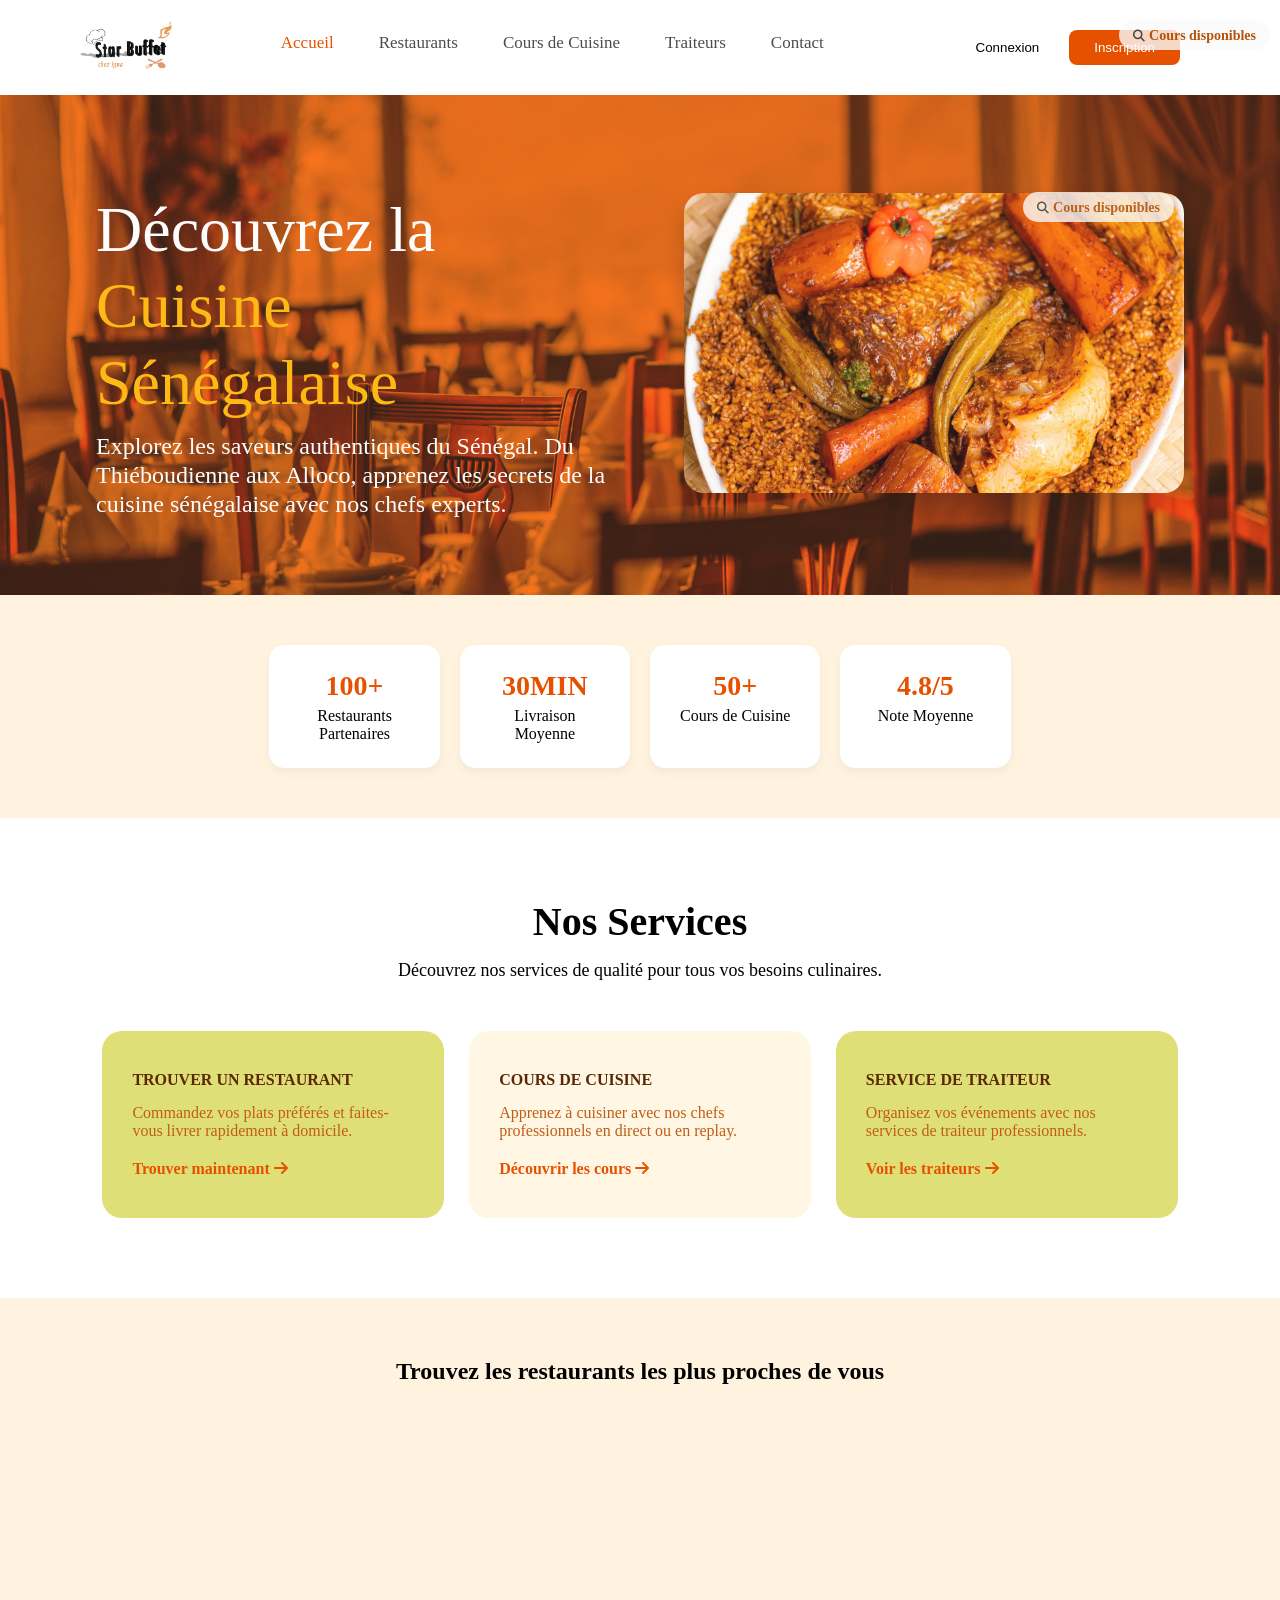
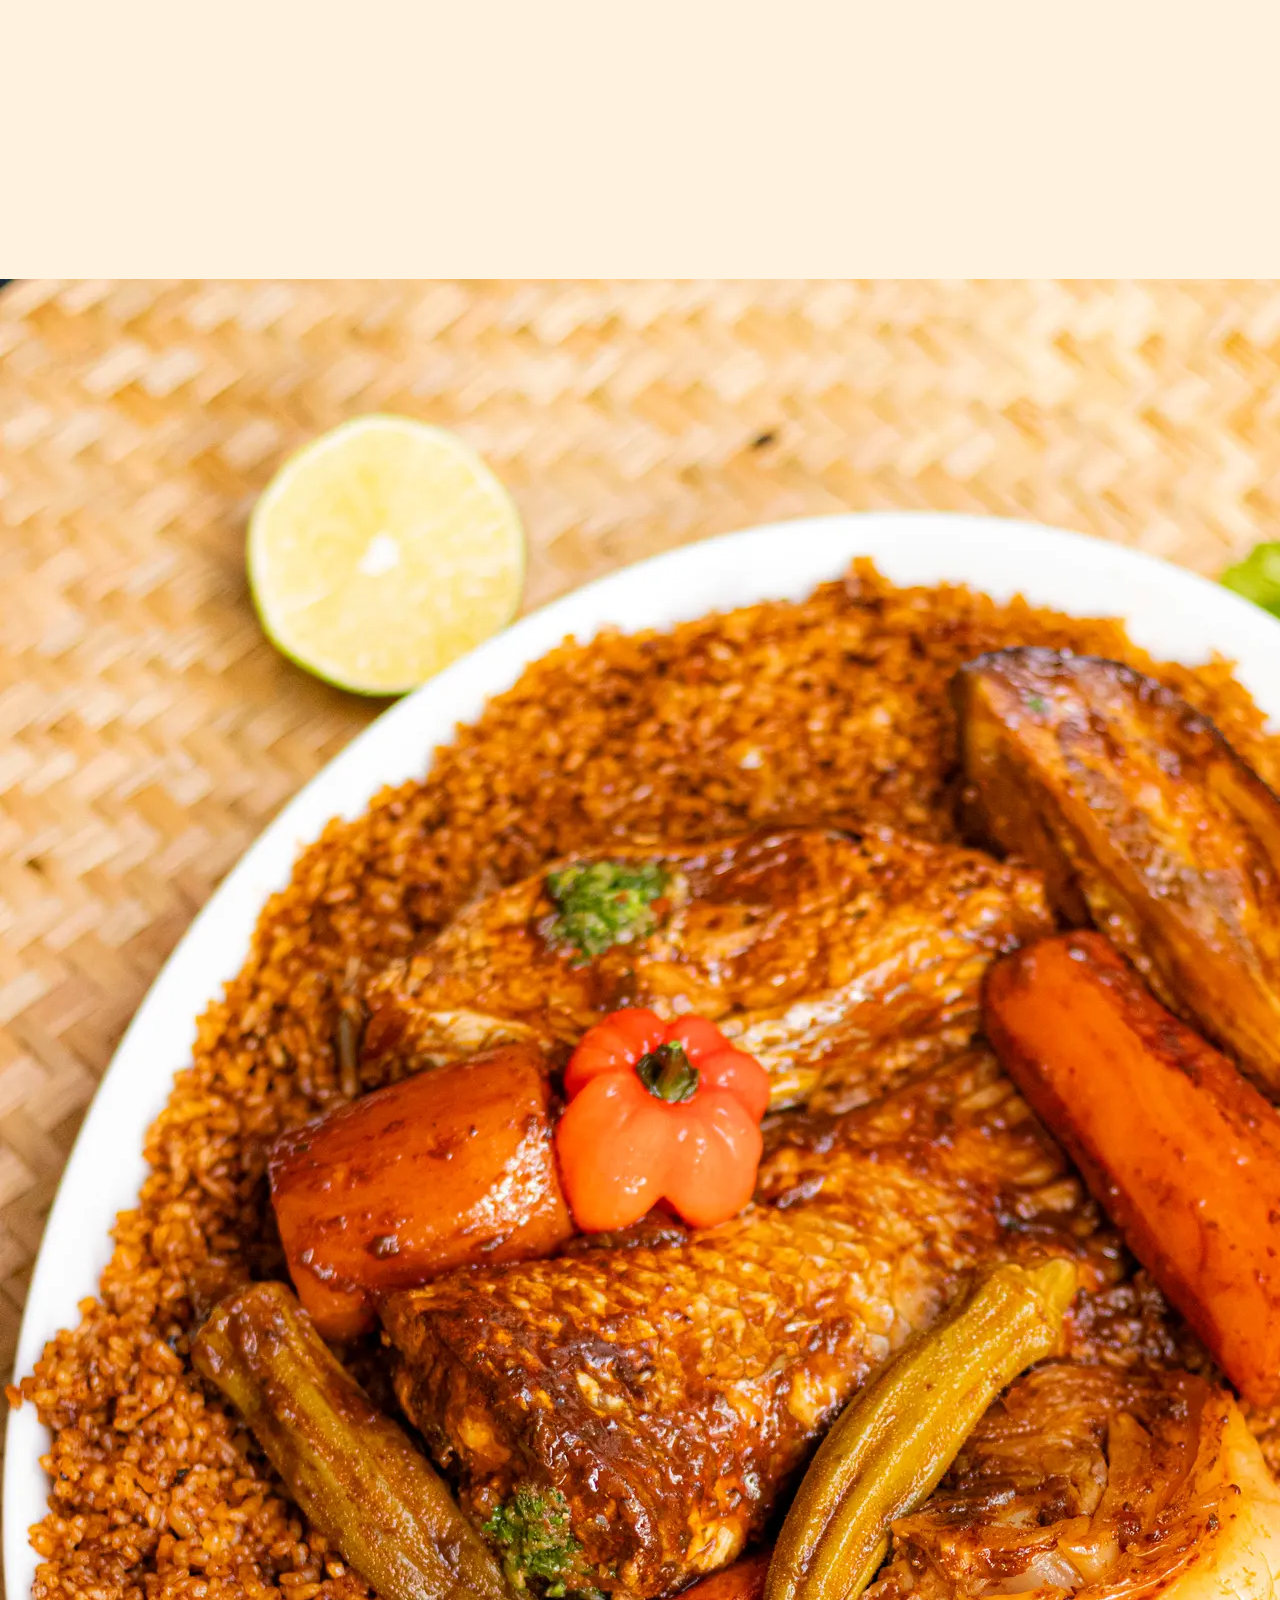
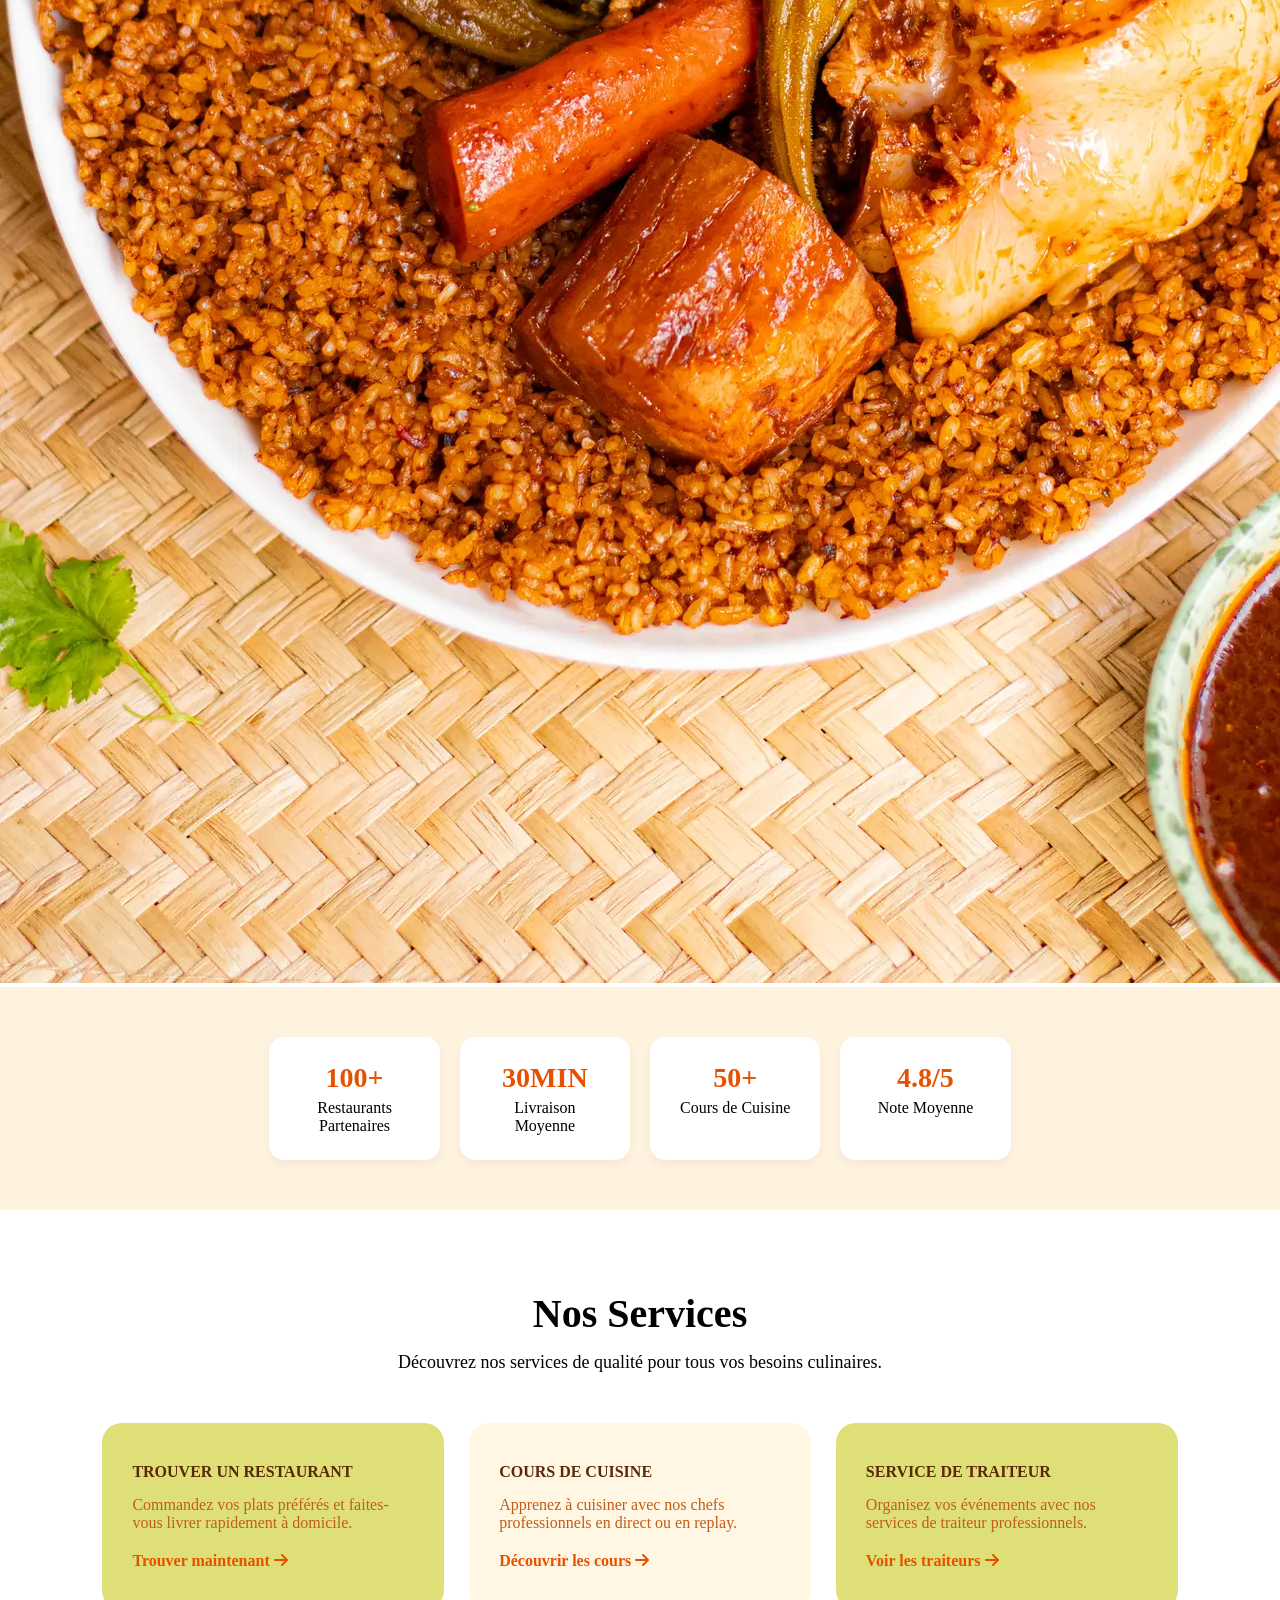
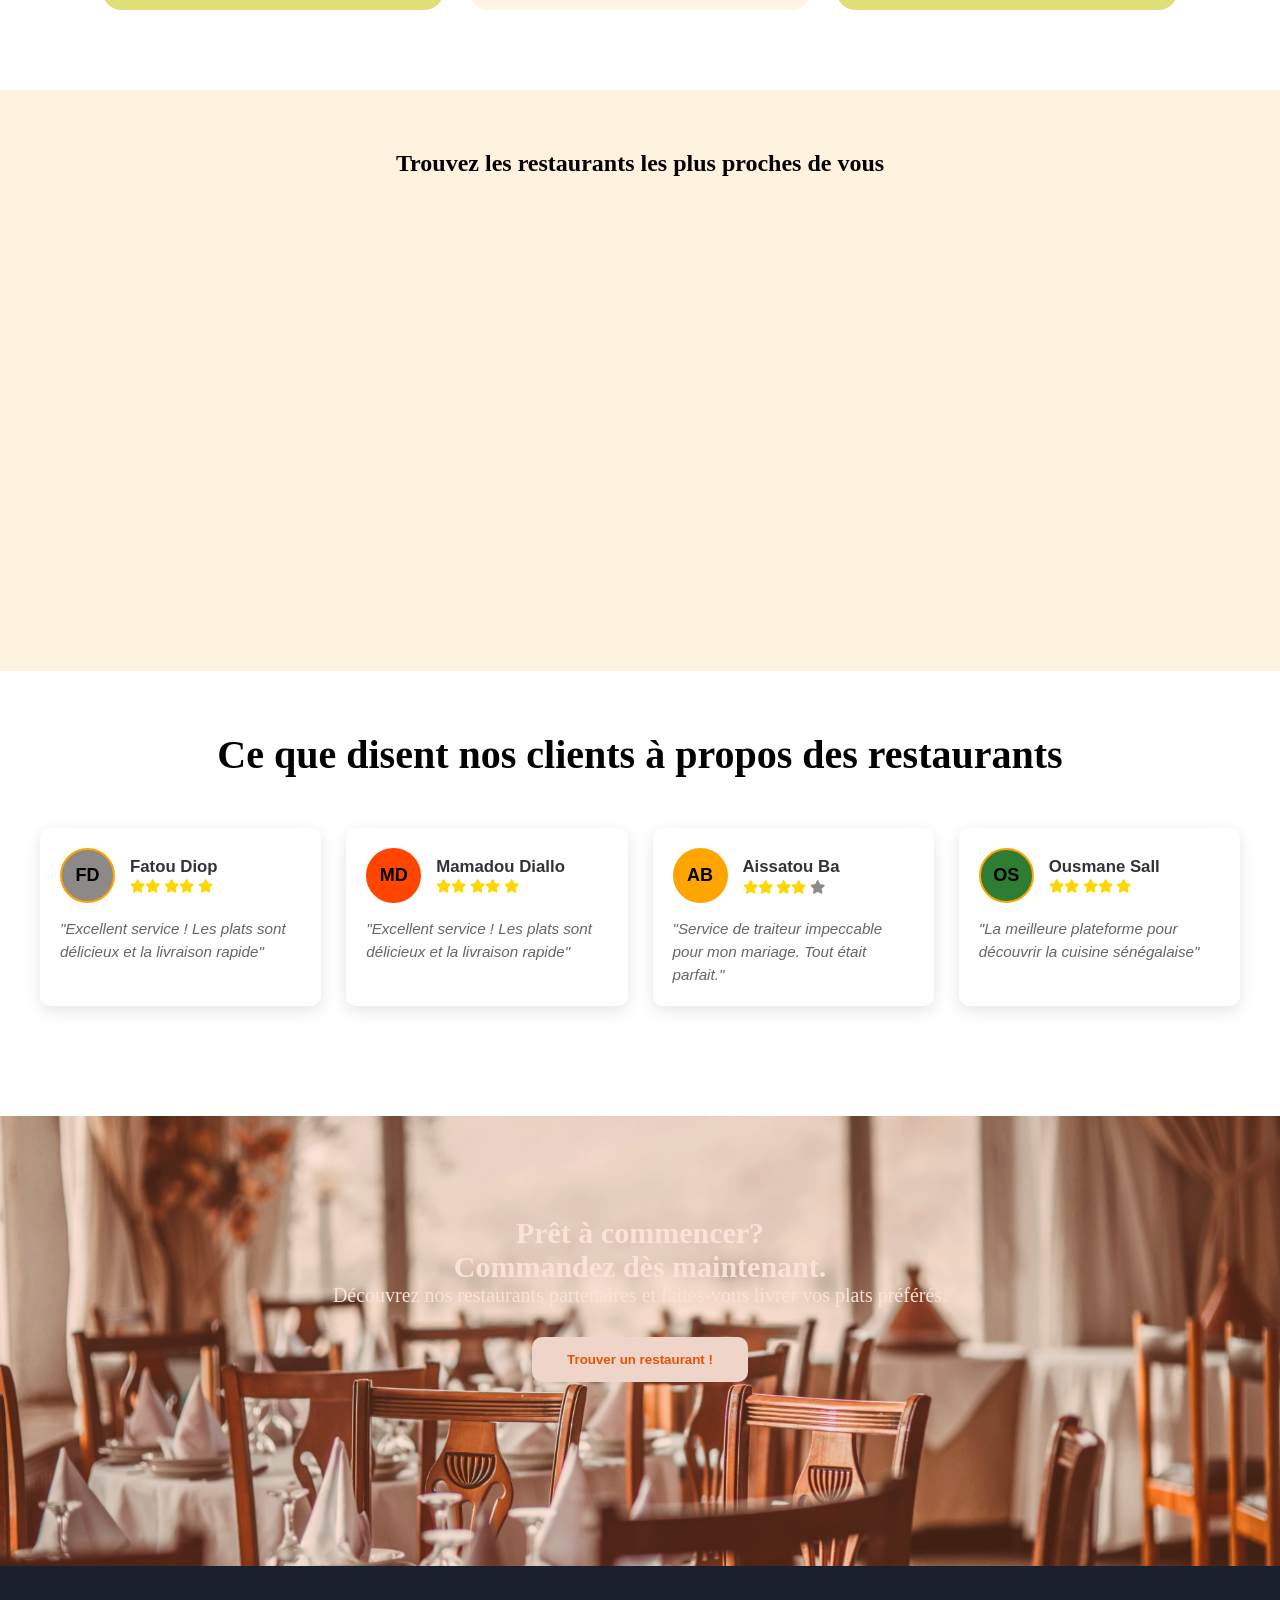
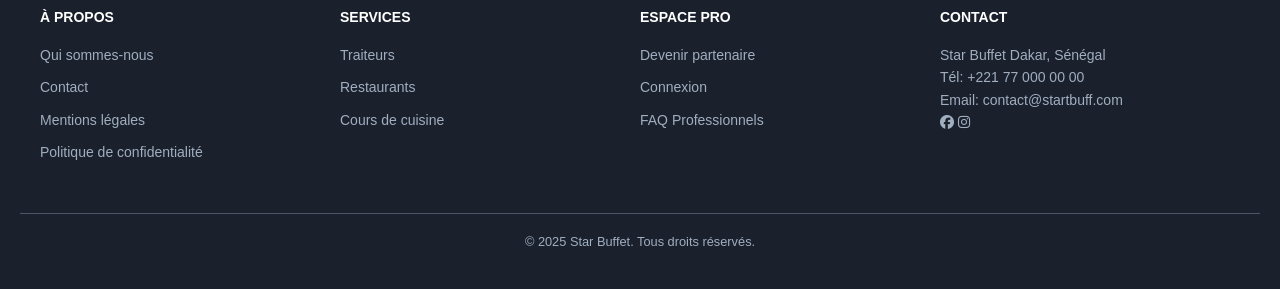
<file: index.html>
<!DOCTYPE html>
<html lang="fr">
  <head>
    <meta charset="UTF-8" />
    <meta name="viewport" content="width=device-width, initial-scale=1.0" />
    <title>Inscription</title>
    <link rel="preconnect" href="https://fonts.googleapis.com" />
    <link rel="preconnect" href="https://fonts.gstatic.com" crossorigin />
    <link
      rel="stylesheet"
      href="https://cdnjs.cloudflare.com/ajax/libs/font-awesome/6.5.1/css/all.min.css"
    />
    <link
      href="https://fonts.googleapis.com/css2?family=Playfair+Display:ital,wght@0,400..900;1,400..900&family=Poppins:ital,wght@0,100;0,200;0,300;0,400;0,500;0,600;0,700;0,800;0,900;1,100;1,200;1,300;1,400;1,500;1,600;1,700;1,800;1,900&display=swap"
      rel="stylesheet"
    />
    <link rel="stylesheet" href="style.css" />
  </head>

  <body>
    <header>
      <nav class="navbar">
        <div class="logo-div">
          <div class="logo">
            <img src="Images/logo.png" alt="Logo" />
          </div>
        </div>
        <!-- Liens de navigation -->
        <ul class="nav-links">
          <li class="deco"><a href="index.html">Accueil</a></li>
          <li><a href="#menu">Restaurants</a></li>
          <li><a href="#cours">Cours de Cuisine</a></li>
          <li><a href="traiteurs.html">Traiteurs</a></li>
          <li><a href="contact.html">Contact</a></li>
        </ul> 
        <!-- Boutons d'action -->
        <div class="btn-header">
          <div class="nav-buttons">
            <button class="btn-outline">Connexion</button>
            <button class="btn-primary">Inscription</button>
          </div>
        </div>
        
      </nav>
      <i class="fa-solid fa-bars burger-icon"></i>
      </nav>
    </header>

    <main>
      <section id="home">
        <div class="hero-content">
          <div class="content"></div>
          <div class="content1">
            <div class="hero-text">
              <blockquote>
                Découvrez la <span>Cuisine <br />Sénégalaise</span>
              </blockquote>
              <p>
                Explorez les saveurs authentiques du Sénégal. Du Thiéboudienne
                aux Alloco, apprenez les secrets de la cuisine sénégalaise avec
                nos chefs experts.
              </p>
            </div>
            
            <div class="plat">
              <img src="Images/thieboudieunerouge.JPG" alt="thieboudienne" />
              <div class="badge-cours-top">
              <i class="fas fa-search"></i>
              <span>Cours disponibles</span>
            </div>
            </div>

          </div>
        </div>
        </section>
        <!-- ================= STATISTIQUES ================= -->
        <section class="notations">
          <div class="notation">
            <div class="notation1 fond">
              <h4>100+</h4>
              <span>Restaurants Partenaires</span>
            </div>
            <div class="notation2 fond">
              <h4>30min</h4>
              <span>Livraison Moyenne</span>
            </div>
            <div class="notation3 fond">
              <h4>50+</h4>
              <span>Cours de Cuisine</span>
            </div>
            <div class="notation4 fond">
              <h4>4.8/5</h4>
              <span>Note Moyenne</span>
            </div>
          </div>
      </section>
      <!-- ================= SERVICES ================= -->
      <section id="services">
        <div class="service">
          <div class="service-text">
            <h2>Nos Services</h2>
            <p>
              Découvrez nos services de qualité pour tous vos besoins
              culinaires.
            </p>
          </div>
          <div class="service-content">
            <div class="c-1">
              <h4>Trouver un restaurant</h4>
              <p>
                Commandez vos plats préférés et faites-vous livrer rapidement à
                domicile.
              </p>
              <a href="#" class="service-link"
                >Trouver maintenant <i class="fa-solid fa-arrow-right"></i
              ></a>
            </div>
            <div class="c-2">
              <h4>Cours de cuisine</h4>
              <p>
                Apprenez à cuisiner avec nos chefs professionnels en direct ou
                en replay.
              </p>
              <a href="#" class="service-link"
                >Découvrir les cours <i class="fa-solid fa-arrow-right"></i
              ></a>
            </div>
            <div class="c-3">
              <h4>Service de traiteur</h4>
              <p>
                Organisez vos événements avec nos services de traiteur
                professionnels.
              </p>
              <a href="#" class="service-link"
                >Voir les traiteurs <i class="fa-solid fa-arrow-right"></i
              ></a>
            </div>
          </div>
        </div>
      </section>

      <section id="carte">
        <div class="maps">
          <h2>Trouvez les restaurants les plus proches de vous</h2>
          <iframe
            src="https://www.google.com/maps/embed?pb=!1m18!1m12!1m3!1d123475.408090541!2d-17.527877!3d14.716677!2m3!1f0!2f0!3f0!3m2!1i1024!2i768!4f13.1!3m3!1m2!1s0xec172f5b3c5bb71!2sDakar%2C%20S%C3%A9n%C3%A9gal!5e0!3m2!1sfr!2s!4v1715600000000"
            width="600"
            height="450"
            style="border: 0"
            allowfullscreen=""
            loading="lazy"
          ></iframe>
        </div>
      </section>

            <div class="badge-cours-top">
              <i class="fas fa-search"></i>
              <span>Cours disponibles</span>
            </div>
            <img src="Images/thieboudieunerouge.JPG" alt="thieboudienne" />
          </div>
        </div>
        <!-- ================= STATISTIQUES ================= -->
        <div class="notations">
          <div class="notation">
            <div class="notation1 fond">
              <h4>100+</h4>
              <span>Restaurants Partenaires</span>
            </div>
            <div class="notation2 fond">
              <h4>30min</h4>
              <span>Livraison Moyenne</span>
            </div>
            <div class="notation3 fond">
              <h4>50+</h4>
              <span>Cours de Cuisine</span>
            </div>
            <div class="notation4 fond">
              <h4>4.8/5</h4>
              <span>Note Moyenne</span>
            </div>
          </div>
        </div>
      </section>
      <!-- ================= SERVICES ================= -->
      <section id="services">
        <div class="service">
          <div class="service-text">
            <h2>Nos Services</h2>
            <p>
              Découvrez nos services de qualité pour tous vos besoins
              culinaires.
            </p>
          </div>
          <div class="service-content">
            <div class="c-1">
              <h4>Trouver un restaurant</h4>
              <p>
                Commandez vos plats préférés et faites-vous livrer rapidement à
                domicile.
              </p>
              <a href="#" class="service-link"
                >Trouver maintenant <i class="fa-solid fa-arrow-right"></i
              ></a>
            </div>
            <div class="c-2">
              <h4>Cours de cuisine</h4>
              <p>
                Apprenez à cuisiner avec nos chefs professionnels en direct ou
                en replay.
              </p>
              <a href="#" class="service-link"
                >Découvrir les cours <i class="fa-solid fa-arrow-right"></i
              ></a>
            </div>
            <div class="c-3">
              <h4>Service de traiteur</h4>
              <p>
                Organisez vos événements avec nos services de traiteur
                professionnels.
              </p>
              <a href="#" class="service-link"
                >Voir les traiteurs <i class="fa-solid fa-arrow-right"></i
              ></a>
            </div>
          </div>
        </div>
      </section>

      <section id="carte">
        <div class="maps">
          <h2>Trouvez les restaurants les plus proches de vous</h2>
          <iframe
            src="https://www.google.com/maps/embed?pb=!1m18!1m12!1m3!1d123475.408090541!2d-17.527877!3d14.716677!2m3!1f0!2f0!3f0!3m2!1i1024!2i768!4f13.1!3m3!1m2!1s0xec172f5b3c5bb71!2sDakar%2C%20S%C3%A9n%C3%A9gal!5e0!3m2!1sfr!2s!4v1715600000000"
            width="600"
            height="450"
            style="border: 0"
            allowfullscreen=""
            loading="lazy"
          ></iframe>
        </div>
      </section>

      <!-- ================= TÉMOIGNAGES ================= -->
      <section class="temoins" id="temoins">
        <h2>Ce que disent nos clients à propos des restaurants</h2>
        <!-- Carte témoignage -->
        <div class="galerie">
          <div class="testimonial">
            <div class="testimonial-header">
              <div class="logo logo1"><h2>FD</h2></div>
              <div class="client-info">
                <h3>Fatou Diop</h3>
                <div class="stars">
                  <i class="fa fa-star"></i><i class="fa fa-star"></i>
                  <i class="fa fa-star"></i><i class="fa fa-star"></i>
                  <i class="fa fa-star"></i>
                </div>
              </div>
            </div>
            <p>
              "Excellent service ! Les plats sont délicieux et la livraison
              rapide"
            </p>
          </div>

          <div class="testimonial">
            <div class="testimonial-header">
              <div class="logo logo2"><h2>MD</h2></div>
              <div class="client-info">
                <h3>Mamadou Diallo</h3>
                <div class="stars">
                  <i class="fa fa-star"></i><i class="fa fa-star"></i>
                  <i class="fa fa-star"></i><i class="fa fa-star"></i>
                  <i class="fa fa-star"></i>
                </div>
              </div>
            </div>
            <p>
              "Excellent service ! Les plats sont délicieux et la livraison
              rapide"
            </p>
          </div>

          <div class="testimonial">
            <div class="testimonial-header">
              <div class="logo logo3"><h2>AB</h2></div>
              <div class="client-info">
                <h3>Aissatou Ba</h3>
                <div class="stars">
                  <i class="fa fa-star"></i><i class="fa fa-star"></i>
                  <i class="fa fa-star"></i><i class="fa fa-star"></i>
                  <i class="fa fa-star stars1"></i>
                </div>
              </div>
            </div>
            <p>
              "Service de traiteur impeccable pour mon mariage. Tout était
              parfait."
            </p>
          </div>

          <div class="testimonial">
            <div class="testimonial-header">
              <div class="logo logo4"><h2>OS</h2></div>
              <div class="client-info">
                <h3>Ousmane Sall</h3>
                <div class="stars">
                  <i class="fa fa-star"></i><i class="fa fa-star"></i>
                  <i class="fa fa-star"></i><i class="fa fa-star"></i>
                  <i class="fa fa-star"></i>
                </div>
              </div>
            </div>
            <p>
              "La meilleure plateforme pour découvrir la cuisine sénégalaise"
            </p>
          </div>
        </div>
      </section>

      <!-- ================= CALL TO ACTION ================= -->
      <section class="GO">
        <h2>
          Prêt à commencer? <br />
          Commandez dès maintenant.
        </h2>
        <p>
          Découvrez nos restaurants partenaires et faites-vous livrer vos plats
          préférés.
        </p>
        <button class="btn-cta"><span>Trouver un restaurant !</span></button>
      </section>
    </main>
    <!-- ================= FOOTER ================= -->
    <footer>
      <div class="container">
        <div class="column">
          <h4>À propos</h4>
          <ul>
            <li><a href="#">Qui sommes-nous</a></li>
            <li><a href="#">Contact</a></li>
            <li><a href="#">Mentions légales</a></li>
            <li><a href="#">Politique de confidentialité</a></li>
          </ul>
        </div>
        <div class="column">
          <h4>Services</h4>
          <ul>
            <li><a href="#">Traiteurs</a></li>
            <li><a href="#">Restaurants</a></li>
            <li><a href="#">Cours de cuisine</a></li>
          </ul>
        </div>
        <div class="column">
          <h4>Espace Pro</h4>
          <ul>
            <li><a href="#">Devenir partenaire</a></li>
            <li><a href="#">Connexion</a></li>
            <li><a href="#">FAQ Professionnels</a></li>
          </ul>
        </div>
        <div class="column">
          <h4>Contact</h4>
          <p>Star Buffet Dakar, Sénégal</p>
          <p>Tél: +221 77 000 00 00</p>
          <p>Email: contact@startbuff.com</p>
          <i class="fa-brands fa-facebook"></i>
          <i class="fa-brands fa-instagram"></i>
        </div>
      </div>

      <div class="copyright">
        <p>&copy; 2025 Star Buffet. Tous droits réservés.</p>
      </div>
    </footer>
  </body>
</html>
</file>
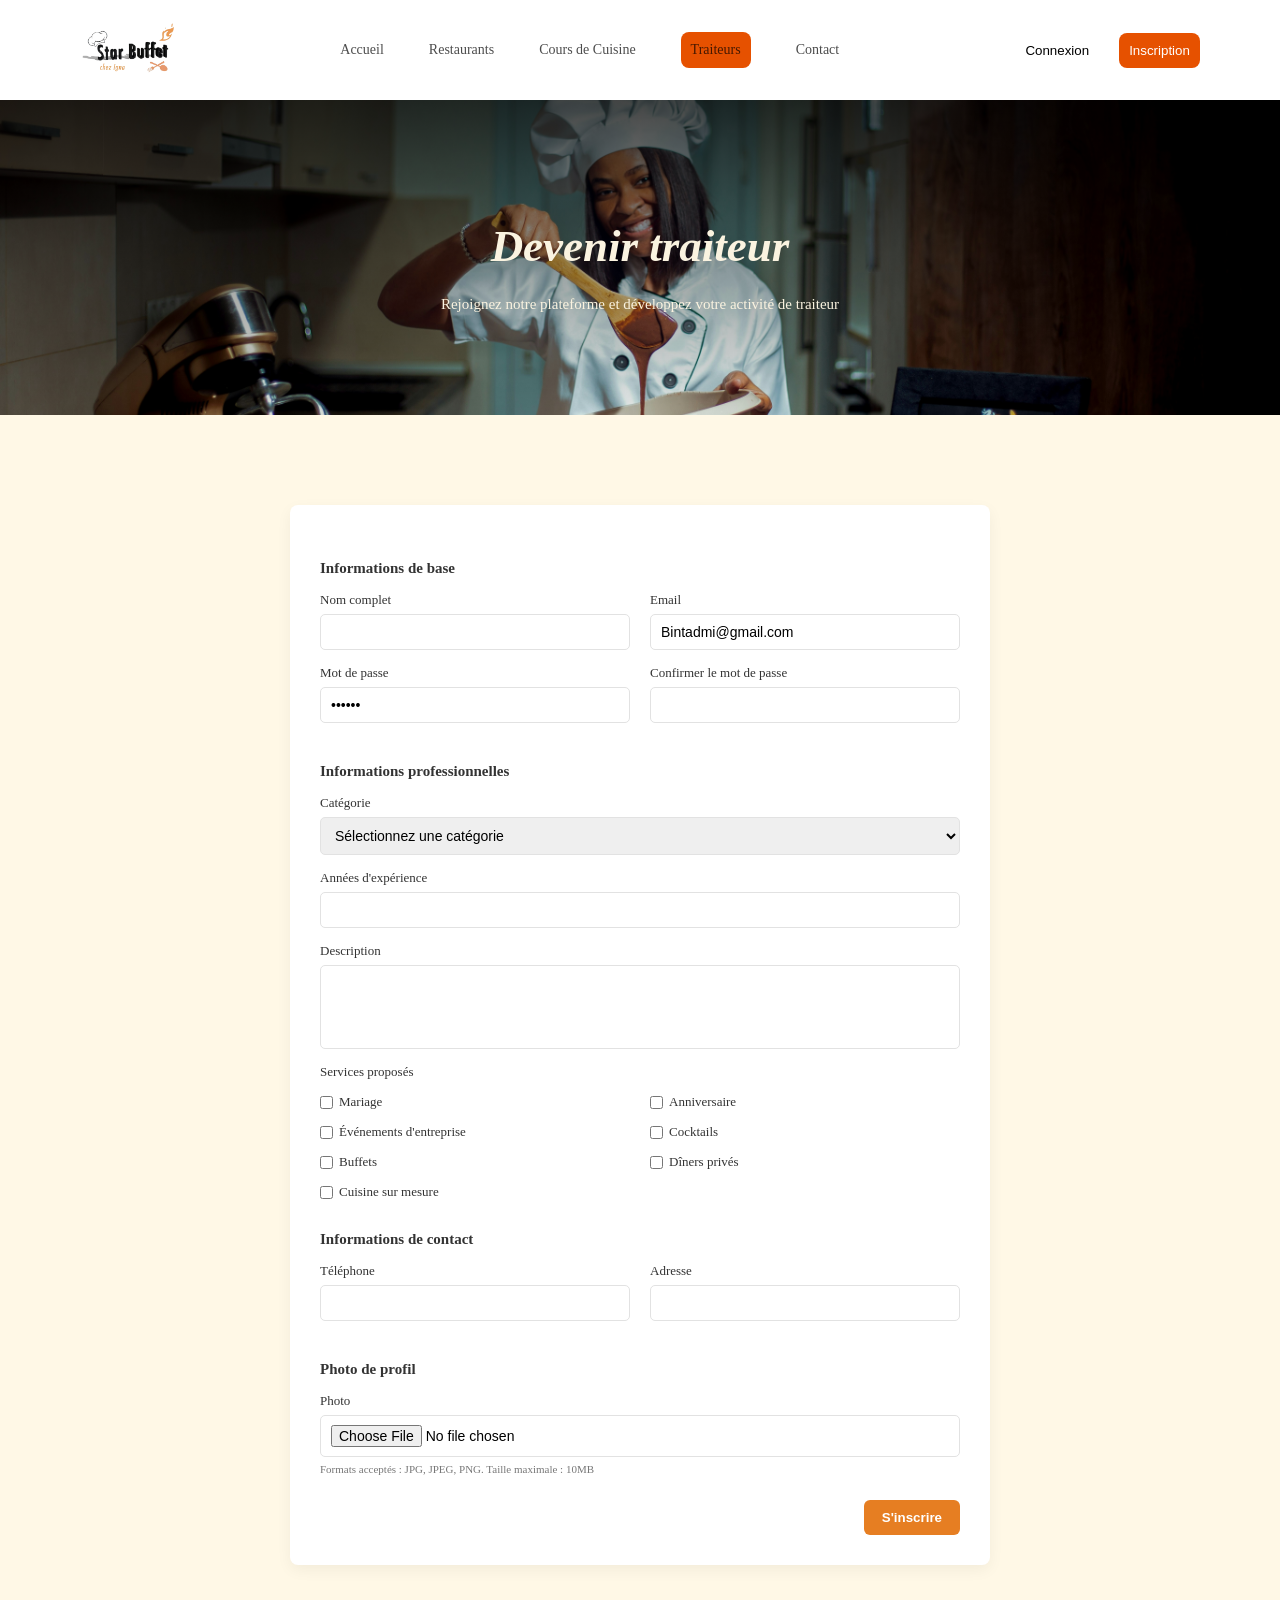
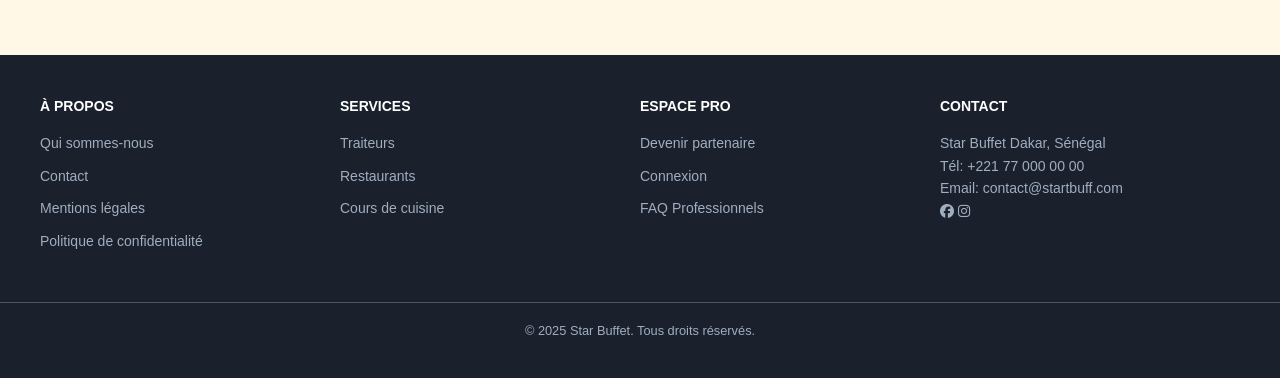
<file:  inscription.html>
<!DOCTYPE html>
<html lang="fr">
<head>
    <meta charset="UTF-8">
    <meta name="viewport" content="width=device-width, initial-scale=1.0">
    <title>Inscription</title>
      <link rel="preconnect" href="https://fonts.googleapis.com">
        <link rel="preconnect" href="https://fonts.gstatic.com" crossorigin>
        <link rel="stylesheet" href="https://cdnjs.cloudflare.com/ajax/libs/font-awesome/6.5.1/css/all.min.css">
    <link rel="stylesheet" href="inscription.css">
    <link href="https://fonts.googleapis.com/css2?family=Inter:wght@300;400;700&display=swap" rel="stylesheet">
</head>
<body>
    <header>
        <nav class="navbar">
           <div class="logo-div">
              <div class="logo">
                <img src="Images/logo.png" alt="Logo">
              </div>
           </div>
             <!-- Liens de navigation -->
            <ul class="nav-links">
                <li><a href="index.html">Accueil</a></li>
                <li><a href="#menu">Restaurants</a></li>
                <li><a href="#cours">Cours de Cuisine</a></li>
                <li class="fixed"><a href="traiteurs.html">Traiteurs</a></li>
                <li><a href="#">Contact</a></li>
                
           
            </ul>
             <!-- Boutons d'action -->
                <div class="btn-header">
                    <div class="nav-buttons">
                        <button class="btn-outline">Connexion</button>
                        <button class="btn-primary">Inscription</button>
                    </div>
                </div>  
            </nav>
    </header> 
    <div class="header1">
        <div class="traiteur">
            <h1>Devenir traiteur</h1>
            <p>Rejoignez notre plateforme et développez votre activité de traiteur</p>
        </div>
    </div>
<section>
  <form class="form-container">

    <!-- ================= INFORMATIONS DE BASE ================= -->
    <h3>Informations de base</h3>

    <div class="row">
      <div class="field">
        <label>Nom complet</label>
        <input type="text">
      </div>

      <div class="field">
        <label>Email</label>
        <input type="email" value="Bintadmi@gmail.com">
      </div>
    </div>

    <div class="row">
      <div class="field">
        <label>Mot de passe</label>
        <input type="password" value="******">
      </div>

      <div class="field">
        <label>Confirmer le mot de passe</label>
        <input type="password">
      </div>
    </div>

    <!-- ================= INFORMATIONS PROFESSIONNELLES ================= -->
    <h3>Informations professionnelles</h3>

    <div class="field">
      <label>Catégorie</label>
      <select>
        <option value="1">Sélectionnez une catégorie</option>
        <option value="2">Chef</option>
        <option value="3">Commis</option>
        <option value="4">Pâtissier</option>
      </select>
    </div>

    <div class="field">
      <label>Années d'expérience</label>
      <input type="number">
    </div>

    <div class="field">
      <label>Description</label>
      <textarea rows="4"></textarea>
    </div>

    <!-- ================= SERVICES ================= -->
    <div class="field">
      <label>Services proposés</label>

      <div class="checkbox-group">
        <label><input type="checkbox"> Mariage</label>
        <label><input type="checkbox"> Anniversaire</label>
        <label><input type="checkbox"> Événements d'entreprise</label>
        <label><input type="checkbox"> Cocktails</label>
        <label><input type="checkbox"> Buffets</label>
        <label><input type="checkbox"> Dîners privés</label>
        <label><input type="checkbox"> Cuisine sur mesure</label>
      </div>
    </div>

    <!-- ================= CONTACT ================= -->
    <h3>Informations de contact</h3>

    <div class="row">
      <div class="field">
        <label>Téléphone</label>
        <input type="tel">
      </div>

      <div class="field">
        <label>Adresse</label>
        <input type="text">
      </div>
    </div>

    <!-- ================= PHOTO ================= -->
    <h3>Photo de profil</h3>

    <div class="field">
      <label>Photo</label>
      <input type="file">
      <small>Formats acceptés : JPG, JPEG, PNG. Taille maximale : 10MB</small>
    </div>

    <!-- ================= BOUTON ================= -->
    <div class="submit-wrapper">
      <button type="submit">S'inscrire</button>
    </div>

  </form>
</section>


<!-- ================= FOOTER ================= -->
   <footer> 
     <div class="container">
        <div class="column">
            <h4>À propos</h4>
            <ul>
                <li><a href="#">Qui sommes-nous</a></li>
                <li><a href="#">Contact</a></li>
                <li><a href="#">Mentions légales</a></li>
                <li><a href="#">Politique de confidentialité</a></li>
            </ul>
        </div>
        <div class="column">
            <h4>Services</h4>
            <ul>
                <li><a href="#">Traiteurs</a></li>
                <li><a href="#">Restaurants</a></li>
                <li><a href="#">Cours de cuisine</a></li>
            </ul>    
        </div>
        <div class="column">
            <h4>Espace Pro</h4>
            <ul>
                <li><a href="#">Devenir partenaire</a></li>
                <li><a href="#">Connexion</a></li>
                <li><a href="#">FAQ Professionnels</a></li>
            </ul>
        </div>
        <div class="column">
            <h4>Contact</h4>
            <p>Star Buffet Dakar, Sénégal</p>
            <p>Tél: +221 77 000 00 00</p>
            <p>Email: contact@startbuff.com</p>
            <i class="fa-brands fa-facebook"></i>
            <i class="fa-brands fa-instagram"></i>
        </div>
    </div>
      <div class="copyright">
        <p>&copy; 2025 Star Buffet. Tous droits réservés.</p>
      </div>
    
    </footer> 
</body>
</html>
</file>
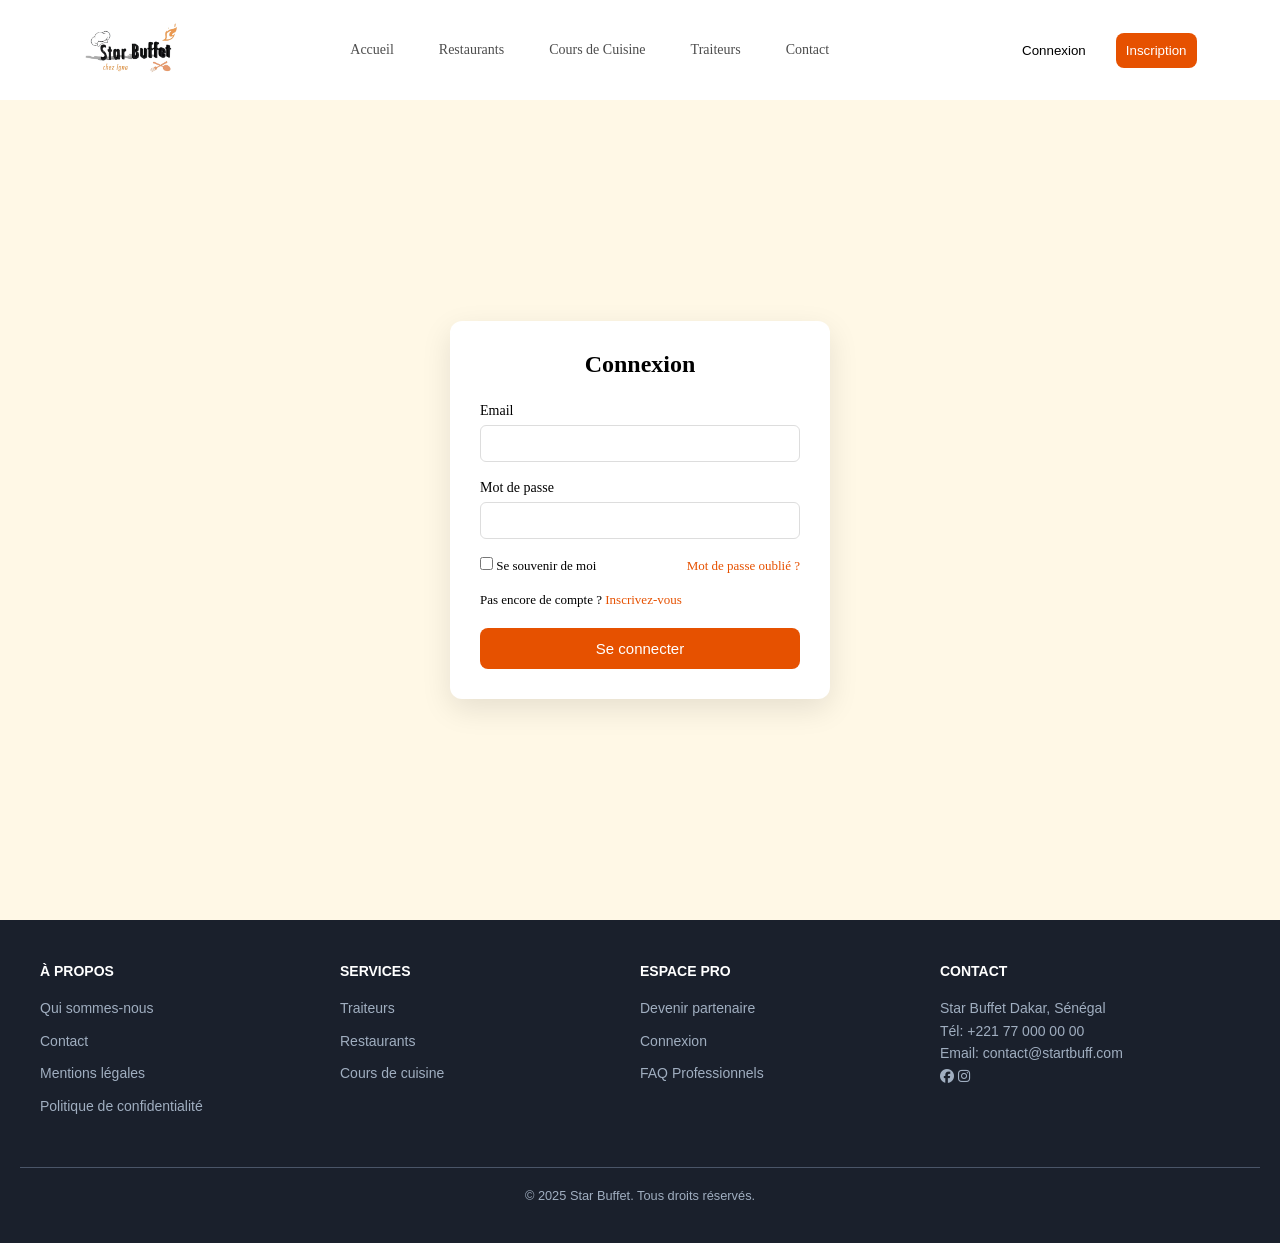
<file: connexion.html>
<!DOCTYPE html>
<html lang="fr">
<head>
    <meta charset="UTF-8">
    <meta name="viewport" content="width=device-width, initial-scale=1.0">
    <title>Traiteurs</title>
    <link rel="preconnect" href="https://fonts.googleapis.com">
    <link rel="preconnect" href="https://fonts.gstatic.com" crossorigin>
    <link rel="stylesheet" href="https://cdnjs.cloudflare.com/ajax/libs/font-awesome/6.5.1/css/all.min.css">
    <link rel="stylesheet" href="connexion.css">
    <link href="https://fonts.googleapis.com/css2?family=Inter:wght@300;400;700&display=swap" rel="stylesheet">
</head>
<body>
    <header>
            <nav class="navbar">
                <div class="logo-div">
                    <div class="logo">
                        <img src="Images/logo.png" alt="Logo">
                    </div>
                </div>
             <!-- Liens de navigation -->
            <ul class="nav-links">
                <li><a href="index.html">Accueil</a></li>
                <li><a href="#menu">Restaurants</a></li>
                <li><a href="#cours">Cours de Cuisine</a></li>
                <li><a href="traiteurs.html">Traiteurs</a></li>
                <li><a href="#">Contact</a></li>
            </ul>
             <!-- Boutons d'action -->
                <div class="btn-header">
                    <div class="nav-buttons">
                        <button class="btn-outline">Connexion</button>
                        <button class="btn-primary">Inscription</button>
                    </div>
                </div>  
            </nav>
    </header> 
<!-- LOGIN SECTION -->
<main class="login-wrapper">

  <div class="login-card">
    <h2>Connexion</h2>

    <form>
      <div class="form-group">
        <label>Email</label>
        <input type="email" placeholder="">
      </div>

      <div class="form-group">
        <label>Mot de passe</label>
        <input type="password" placeholder="">
      </div>

      <div class="form-options">
        <label class="remember">
          <input type="checkbox">
          Se souvenir de moi
        </label>

        <a href="#" class="forgot">Mot de passe oublié ?</a>
      </div>

      <p class="register">
        Pas encore de compte ?
        <a href="#">Inscrivez-vous</a>
      </p>

      <button class="login-btn">Se connecter</button>
    </form>
  </div>

</main>
    <!-- ================= FOOTER ================= -->
   <footer> 
     <div class="container">
        <div class="column">
            <h4>À propos</h4>
            <ul>
                <li><a href="#">Qui sommes-nous</a></li>
                <li><a href="#">Contact</a></li>
                <li><a href="#">Mentions légales</a></li>
                <li><a href="#">Politique de confidentialité</a></li>
            </ul>
        </div>
        <div class="column">
            <h4>Services</h4>
            <ul>
                <li><a href="#">Traiteurs</a></li>
                <li><a href="#">Restaurants</a></li>
                <li><a href="#">Cours de cuisine</a></li>
            </ul>    
        </div>
        <div class="column">
            <h4>Espace Pro</h4>
            <ul>
                <li><a href="#">Devenir partenaire</a></li>
                <li><a href="#">Connexion</a></li>
                <li><a href="#">FAQ Professionnels</a></li>
            </ul>
        </div>
        <div class="column">
            <h4>Contact</h4>
            <p>Star Buffet Dakar, Sénégal</p>
            <p>Tél: +221 77 000 00 00</p>
            <p>Email: contact@startbuff.com</p>
            <i class="fa-brands fa-facebook"></i>
            <i class="fa-brands fa-instagram"></i>
           
        </div>
    </div>

    <div class="copyright">
        <p>&copy; 2025 Star Buffet. Tous droits réservés.</p>
    </div>
    </footer> 
</body>
</html>
</file>
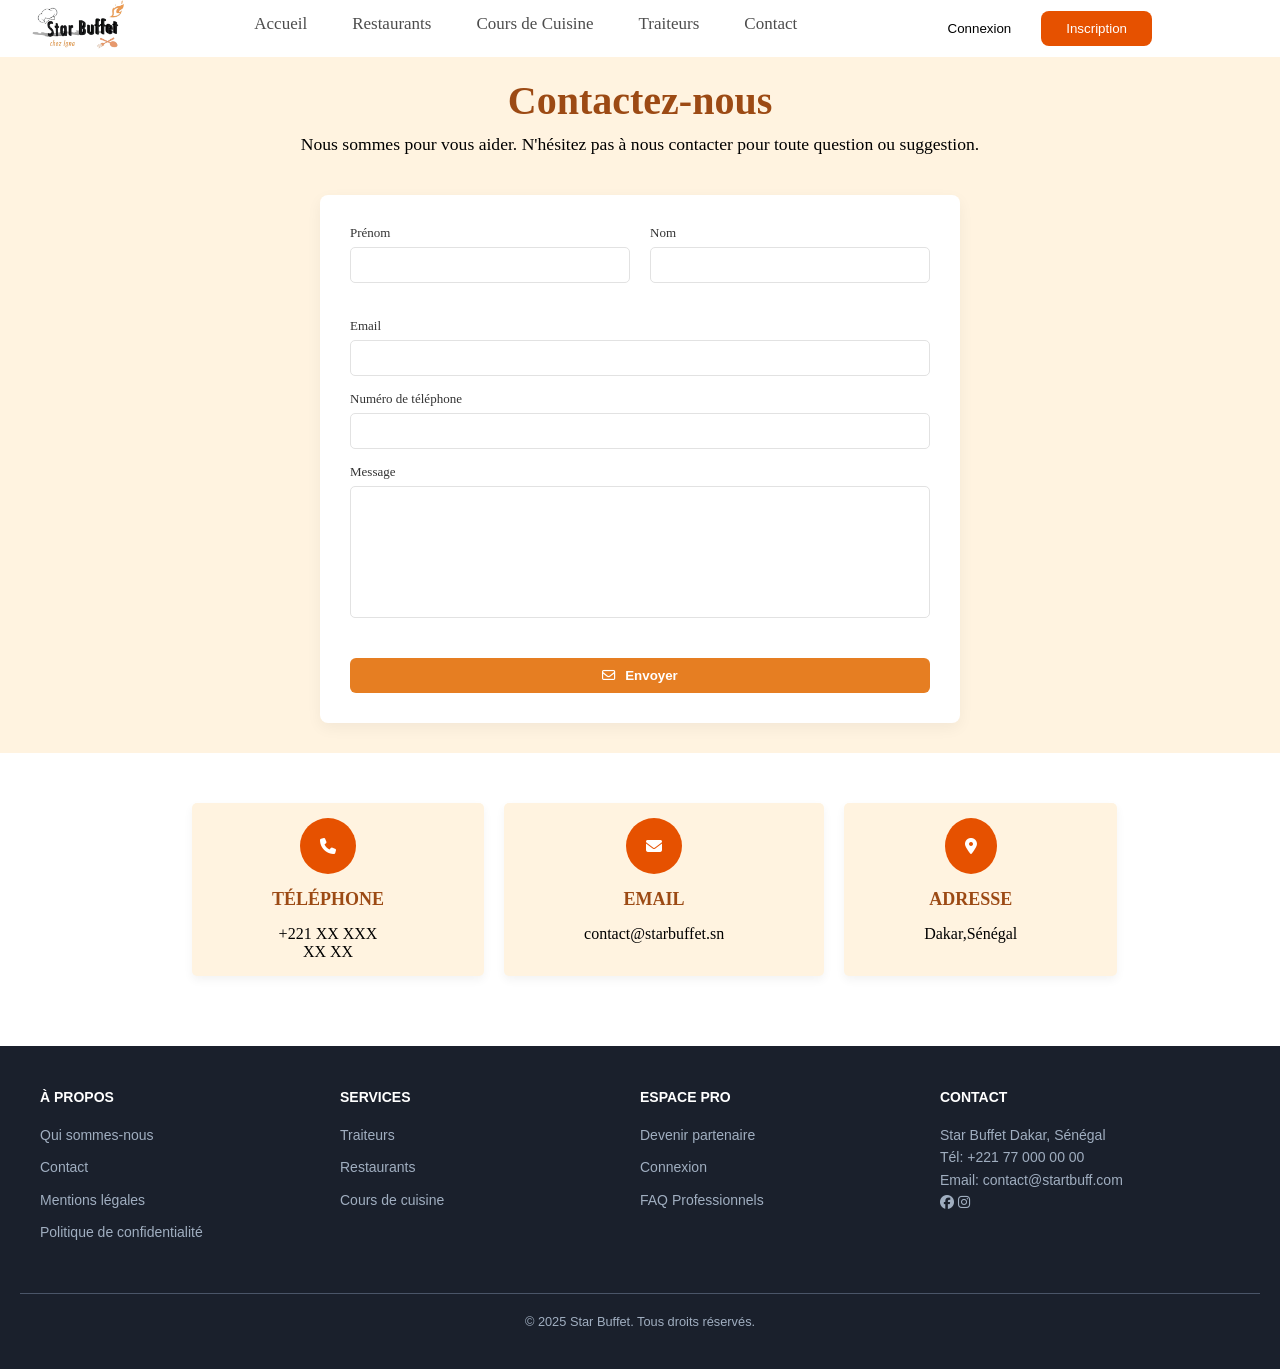
<file: contact.html>
<!DOCTYPE html>
<html lang="fr">
  <head>
    <meta charset="UTF-8" />
    <meta name="viewport" content="width=device-width, initial-scale=1.0" />
    <title>Traiteurs</title>
    <link rel="preconnect" href="https://fonts.googleapis.com" />
    <link rel="preconnect" href="https://fonts.gstatic.com" crossorigin />
    <link
      rel="stylesheet"
      href="https://cdnjs.cloudflare.com/ajax/libs/font-awesome/6.5.1/css/all.min.css"
    />
    <link rel="stylesheet" href="contact.css" />
    <link
      href="https://fonts.googleapis.com/css2?family=Inter:wght@300;400;700&display=swap"
      rel="stylesheet"
    />
  </head>
  <body>
    <header>
      <nav class="navbar">
        
          <div class="logo">
            <img src="Images/logo.png" alt="Logo" />
          </div>
        
        <!-- Liens de navigation -->
        <ul class="nav-links">
          <li><a href="index.html">Accueil</a></li>
          <li><a href="#menu">Restaurants</a></li>
          <li><a href="#cours">Cours de Cuisine</a></li>
          <li><a href="traiteurs.html">Traiteurs</a></li>
          <li><a href="contact.html">Contact</a></li>
        </ul>
        <!-- Boutons d'action -->
        <div class="btn-header">
          <div class="nav-buttons">
            <button class="btn-outline">Connexion</button>
            <button class="btn-primary">Inscription</button>
          </div>
        </div>
         <i class="fa-solid fa-bars burger-icon"></i>
      </nav>
    </header>
     
<main>
    <div class="header1">
        <div class="contact">
            <h1>Contactez-nous</h1>
            <p>Nous sommes pour vous aider. N'hésitez pas à nous contacter pour toute question ou suggestion.</p>
        </div>
    </div>
    <section>
        <form class="form-container">

          <div class="row">
            <div class="field">
                <label>Prénom</label>
                <input type="text">
            </div>

            
            <div class="field">
                <label>Nom</label>
                <input type="text">
            </div>

            <div class="field">
                <label>Email</label>
                <input type="email" class="mail">
            </div>
            </div>
            
            <div class="field">
              <label>Numéro de téléphone</label>
              <input type="tel">
            </div>

            
            <div class="field">
              <label for="message">Message</label>
              <textarea id="message" rows="7" placeholder=""></textarea>
            </div>
            <button type="submit" class="btn"><i class="fa-regular fa-envelope color"></i></i>Envoyer</button>
          </div>
        </form>
    </section>
    <!-- ================= Informations ================= -->
    <section class="notations">
        <div class="notation">
            <div class="notation1 fond">
            <i class="fa-solid fa-phone icone "></i>
            <h4>Téléphone</h4>
            <span>+221 XX XXX XX XX</span>
            </div>
            <div class="notation2 fond">
            <i class="fa-solid fa-envelope icone"></i>
            <h4>Email</h4>
            <span>contact@starbuffet.sn</span>
            </div>
            <div class="notation3 fond">
            <i class="fa-solid fa-location-dot icone"></i>
            <h4>Adresse</h4>
            <span>Dakar,Sénégal</span>
            </div>

        </div>
    </section>
</main>
     <!-- ================= FOOTER ================= -->
    <footer class="footer">
      <div class="container">
        <div class="column">
          <h4>À propos</h4>
          <ul>
            <li><a href="#">Qui sommes-nous</a></li>
            <li><a href="#">Contact</a></li>
            <li><a href="#">Mentions légales</a></li>
            <li><a href="#">Politique de confidentialité</a></li>
          </ul>
        </div>
        <div class="column">
          <h4>Services</h4>
          <ul>
            <li><a href="#">Traiteurs</a></li>
            <li><a href="#">Restaurants</a></li>
            <li><a href="#">Cours de cuisine</a></li>
          </ul>
        </div>
        <div class="column">
          <h4>Espace Pro</h4>
          <ul>
            <li><a href="#">Devenir partenaire</a></li>
            <li><a href="#">Connexion</a></li>
            <li><a href="#">FAQ Professionnels</a></li>
          </ul>
        </div>
        <div class="column">
          <h4>Contact</h4>
          <p>Star Buffet Dakar, Sénégal</p>
          <p>Tél: +221 77 000 00 00</p>
          <p>Email: contact@startbuff.com</p>
          <i class="fa-brands fa-facebook"></i>
          <i class="fa-brands fa-instagram"></i>
        </div>
      </div>

      <div class="copyright">
        <p>&copy; 2025 Star Buffet. Tous droits réservés.</p>
      </div>
    </footer>
  </body>
</html>
</file>
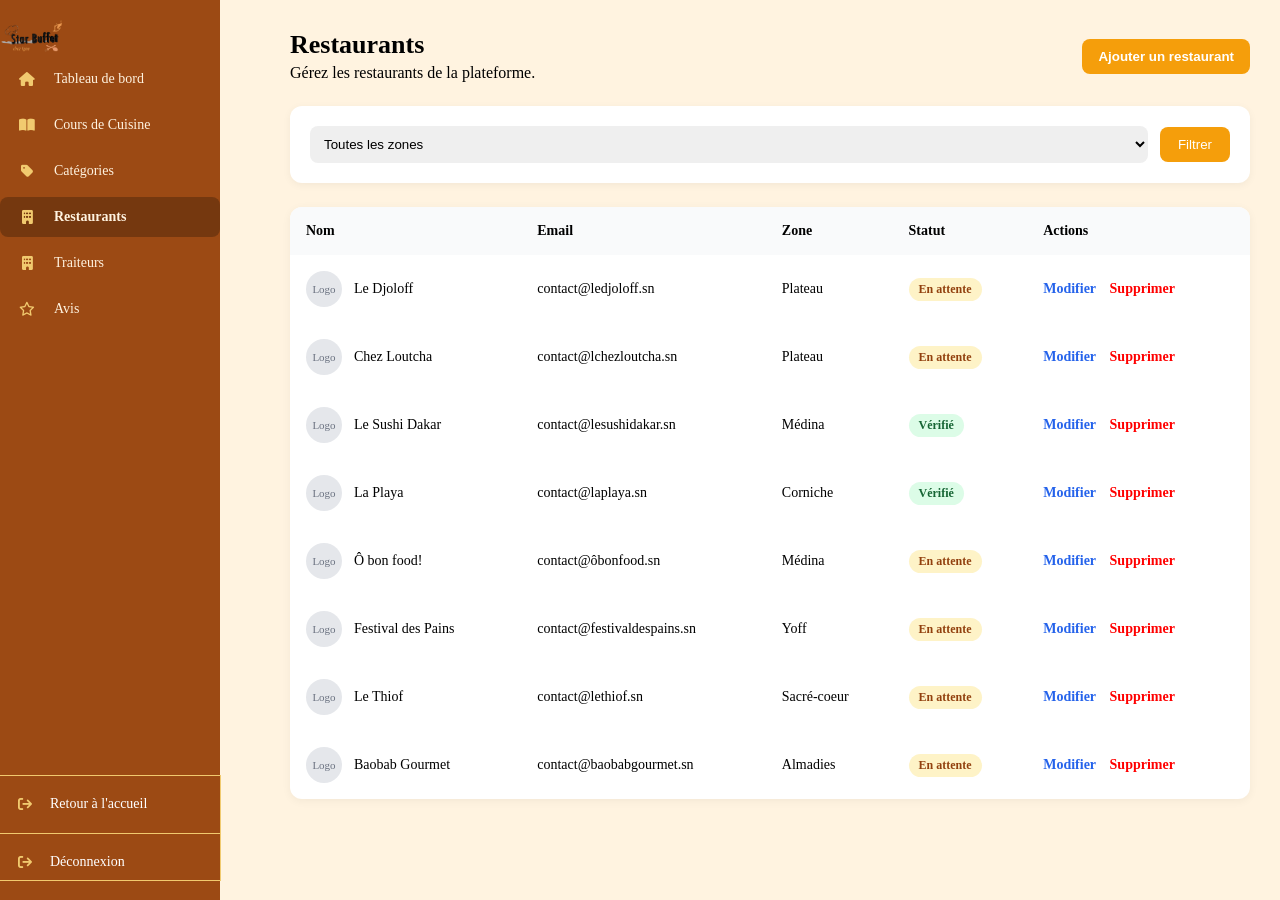
<file: Dashboard.html>
<!DOCTYPE html>
<html lang="fr">
<head>
    <meta charset="UTF-8" />
    <meta name="viewport" content="width=device-width, initial-scale=1.0" />
    <title>Dashboard</title>
        <link rel="preconnect" href="https://fonts.googleapis.com">
        <link rel="preconnect" href="https://fonts.gstatic.com" crossorigin>
        <link rel="stylesheet" href="https://cdnjs.cloudflare.com/ajax/libs/font-awesome/6.5.1/css/all.min.css">
        <link href="https://fonts.googleapis.com/css2?family=Playfair+Display:ital,wght@0,400..900;1,400..900&family=Poppins:ital,wght@0,100;0,200;0,300;0,400;0,500;0,600;0,700;0,800;0,900;1,100;1,200;1,300;1,400;1,500;1,600;1,700;1,800;1,900&display=swap" rel="stylesheet">
        <link rel="stylesheet" href="Dashboard.css" >
</head>
<body>
   <nav class="sidebar">
  <!-- TOP -->
  <div class="sidebar-top">
    <div class="image-text">
      <span class="image">
        <img src="Images/logo.png" alt="Logo">
      </span>
    </div>

    <ul class="menu-links">
      <li class="nav-link">
        <a href="#">
          <i class="fa-solid fa-house icon"></i>
          <span class="text">Tableau de bord</span>
        </a>
      </li>

      <li class="nav-link">
        <a href="#">
          <i class="fa-solid fa-book-open icon"></i>
          <span class="text">Cours de Cuisine</span>
        </a>
      </li>

      <li class="nav-link">
        <a href="#">
          <i class="fa-solid fa-tag icon"></i>
          <span class="text">Catégories</span>
        </a>
      </li>

      <li class="nav-link active">
        <a href="#">
          <i class="fa-solid fa-building icon"></i>
          <span class="text">Restaurants</span>
        </a>
      </li>

      <li class="nav-link">
        <a href="#">
          <i class="fa-solid fa-building icon"></i>
          <span class="text">Traiteurs</span>
        </a>
      </li>

      <li class="nav-link">
        <a href="#">
          <i class="fa-regular fa-star icon"></i>
          <span class="text">Avis</span>
        </a>
      </li>
    </ul>
  </div>

  <!-- DASHBOARD FOOTER -->
  <div class="sidebar-footer">
    <a href="#" class="btn-outline">
      <i class="fa-solid fa-arrow-right-from-bracket icon"></i> Retour à l'accueil
    </a>
    <div class="btn-line">
    <a href="#" class="btn-outline">
      <i class="fa-solid fa-arrow-right-from-bracket icon"></i> Déconnexion
    </a>
    </div>
  </div>
</nav>

<!-- MAIN -->
<main class="main">

    <div class="header">
        <div>
            <h1>Restaurants</h1>
            <p>Gérez les restaurants de la plateforme.</p>
        </div>
        <button class="btn-primary">Ajouter un restaurant</button>
    </div>

    <!-- FILTER -->
    <div class="filter-box">
        <select>
            <option>Toutes les zones</option>
            <option>Plateau</option>
            <option>Médina</option>
            <option>Almadies</option>
            <option>Yoff</option>
            <option>Sacré-coeur</option>
        </select>
        <button class="btn-filter">Filtrer</button>
    </div>

    <!-- TABLE -->
    <div class="table-container">
        <table>
            <thead>
                <tr>
                    <th>Nom</th>
                    <th>Email</th>
                    <th>Zone</th>
                    <th>Statut</th>
                    <th>Actions</th>
                </tr>
            </thead>
            <tbody>
                <tr>
                    <td class="restaurant">
                        <div class="avatar">Logo</div>
                        Le Djoloff
                    </td>
                    <td>contact@ledjoloff.sn</td>
                    <td>Plateau</td>
                    <td><span class="badge badge-warning">En attente</span></td>
                    <td class="actions">
                        <a class="edit">Modifier</a>
                        <a class="delete">Supprimer</a>
                    </td>
                </tr>

                <tr>
                    <td class="restaurant">
                        <div class="avatar">Logo</div>
                        Chez Loutcha
                    </td>
                    <td>contact@lchezloutcha.sn</td>
                    <td>Plateau</td>
                    <td><span class="badge badge-warning">En attente</span></td>
                    <td class="actions">
                        <a class="edit">Modifier</a>
                        <a class="delete">Supprimer</a>
                    </td>
                </tr>
                <tr>
                    <td class="restaurant">
                        <div class="avatar">Logo</div>
                        Le Sushi Dakar
                    </td>
                    <td>contact@lesushidakar.sn</td>
                    <td>Médina</td>
                    <td><span class="badge badge-success">Vérifié</span></td>
                    <td class="actions">
                        <a class="edit">Modifier</a>
                        <a class="delete">Supprimer</a>
                    </td>
                </tr>
                <tr>
                    <td class="restaurant">
                        <div class="avatar">Logo</div>
                        La Playa
                    </td>
                    <td>contact@laplaya.sn</td>
                    <td>Corniche</td>
                    <td><span class="badge badge-success">Vérifié</span></td>
                    <td class="actions">
                        <a class="edit">Modifier</a>
                        <a class="delete">Supprimer</a>
                    </td>
                </tr>
                <tr>
                    <td class="restaurant">
                        <div class="avatar">Logo</div>
                        Ô bon food!
                    </td>
                    <td>contact@ôbonfood.sn</td>
                    <td>Médina</td>
                    <td><span class="badge badge-warning">En attente</span></td>
                    <td class="actions">
                        <a class="edit">Modifier</a>
                        <a class="delete">Supprimer</a>
                    </td>
                </tr>
                <tr>
                    <td class="restaurant">
                        <div class="avatar">Logo</div>
                        Festival des Pains
                    </td>
                    <td>contact@festivaldespains.sn</td>
                    <td>Yoff</td>
                    <td><span class="badge badge-warning">En attente</span></td>
                    <td class="actions">
                        <a class="edit">Modifier</a>
                        <a class="delete">Supprimer</a>
                    </td>
                </tr>
                <tr>
                    <td class="restaurant">
                        <div class="avatar">Logo</div>
                        Le Thiof
                    </td>
                    <td>contact@lethiof.sn</td>
                    <td>Sacré-coeur</td>
                    <td><span class="badge badge-warning">En attente</span></td>
                    <td class="actions">
                        <a class="edit">Modifier</a>
                        <a class="delete">Supprimer</a>
                    </td>
                </tr>
                <tr>
                    <td class="restaurant">
                        <div class="avatar">Logo</div>
                        Baobab Gourmet
                    </td>
                    <td>contact@baobabgourmet.sn</td>
                    <td>Almadies</td>
                    <td><span class="badge badge-warning">En attente</span></td>
                    <td class="actions">
                        <a class="edit">Modifier</a>
                        <a class="delete">Supprimer</a>
                    </td>
                </tr>
            </tbody>
        </table>
    </div>

</main>

</body>
</file>
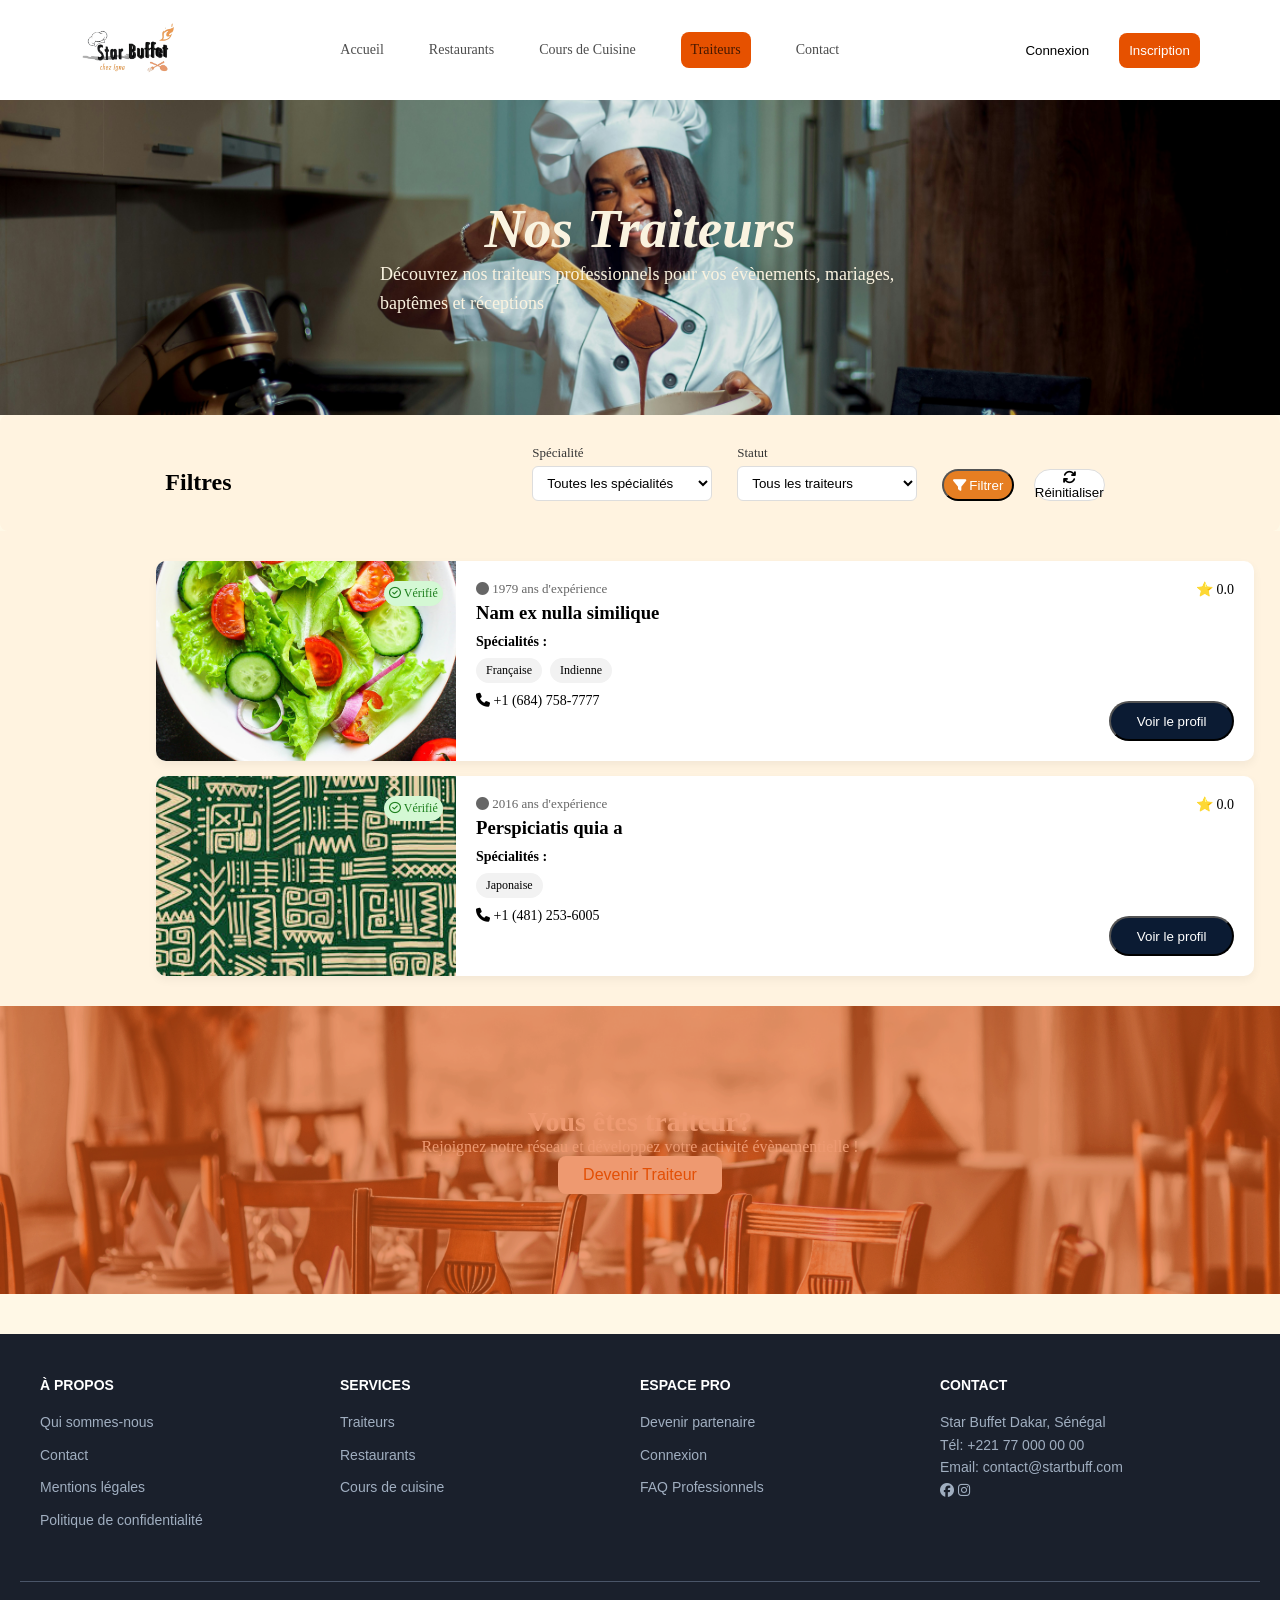
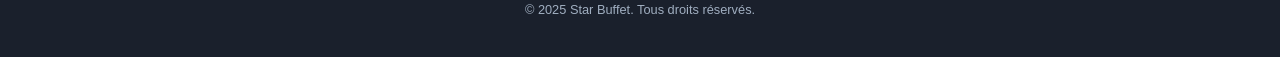
<file: traiteurs.html>
<!DOCTYPE html>
<html lang="fr">
<head>
    <meta charset="UTF-8">
    <meta name="viewport" content="width=device-width, initial-scale=1.0">
    <title>Traiteurs</title>
    <link rel="preconnect" href="https://fonts.googleapis.com">
    <link rel="preconnect" href="https://fonts.gstatic.com" crossorigin>
    <link rel="stylesheet" href="https://cdnjs.cloudflare.com/ajax/libs/font-awesome/6.5.1/css/all.min.css">
    <link rel="stylesheet" href="traiteurs.css">
    <link href="https://fonts.googleapis.com/css2?family=Inter:wght@300;400;700&display=swap" rel="stylesheet">
</head>
<body>
    <header>
            <nav class="navbar">
                <div class="logo-div">
                    <div class="logo">
                        <img src="Images/logo.png" alt="Logo">
                    </div>
                </div>
             <!-- Liens de navigation -->
            <ul class="nav-links">
                <li><a href="index.html">Accueil</a></li>
                <li><a href="#menu">Restaurants</a></li>
                <li><a href="#cours">Cours de Cuisine</a></li>
                <li class="fixed"><a href="traiteurs.html">Traiteurs</a></li>
                <li><a href="#">Contact</a></li>
            </ul>
             <!-- Boutons d'action -->
                <div class="btn-header">
                    <div class="nav-buttons">
                        <button class="btn-outline">Connexion</button>
                        <button class="btn-primary">Inscription</button>
                    </div>
                </div>  
            </nav>
             <i class="fa-solid fa-bars burger-icon"></i>
    </header> 
    <div class="header1">
        <div class="traiteur">
            <h1>Nos Traiteurs</h1>
            <p>Découvrez nos traiteurs professionnels pour vos évènements, mariages, baptêmes et réceptions</p>
        </div>
    </div>
<main>

    
  <!-- ================= FILTRES ================= -->
  <section class="filters">
    <h2>Filtres</h2>

    <div class="filters-controls">
      <div class="field">
        <label>Spécialité</label>
                 <select id="spécialité">
                    <option value="1">Toutes les spécialités</option>
                    <option value="2">Française</option>
                    <option value="3">Indienne</option>
                    <option value="4">Japonaise</option>
                </select>
      </div>

      <div class="field">
        <label>Statut</label>
                <select  id="statut">
                    <option value="1">Tous les traiteurs</option>
                    <option value="2">Chef Moe</option>
                    <option value="3">Chef Diop</option>
                    <option value="4">Cheffe Ndiaye</option>
                </select>
      </div>
      <div class="btns">
        <button class="filter"><i class="fa-solid fa-filter"></i> Filtrer</button>
        <button class="reset"><i class="fa-solid fa-arrows-rotate"></i> Réinitialiser</button>
      </div>
    </div>
  </section>

  <!-- ================= LISTE ================= -->
  <section class="list">

    <!-- ===== Carte 1 ===== -->
    <article class="card">
      <img src="Images/salade.jpeg" alt="Plat">

      <div class="card-content">
        <span class="badge"><i class="fa-regular fa-circle-check"></i> Vérifié</span>

        <p class="experience"><i class="fa-solid fa-circle"></i> 1979 ans d'expérience</p>
        <h3>Nam ex nulla similique</h3>

        <p class="label">Spécialités :</p>
        <div class="tags">
          <span>Française</span>
          <span>Indienne</span>
        </div>

        <p class="phone"><i class="fa-solid fa-phone"></i> +1 (684) 758-7777</p>
      </div>

      <div class="card-right">
        <div class="rating">⭐ 0.0</div>
        <button class="btn-profile"><a href="http://127.0.0.1:5501/detail.html">Voir le profil</a></button>
      </div>
    </article>

    <!-- ===== Carte 2 ===== -->
    <article class="card">
      <img src="Images/images.jpg" alt="Motif">

      <div class="card-content">
        <span class="badge"><i class="fa-regular fa-circle-check"></i> Vérifié</span>

        <p class="experience"><i class="fa-solid fa-circle"></i> 2016 ans d'expérience</p>
        <h3>Perspiciatis quia a</h3>

        <p class="label">Spécialités :</p>
        <div class="tags">
          <span>Japonaise</span>
        </div>

        <p class="phone"><i class="fa-solid fa-phone"></i> +1 (481) 253-6005</p>
      </div>

      <div class="card-right">
        <div class="rating">⭐ 0.0</div>
        <button class="btn-profile">Voir le profil</button>
      </div>
    </article>

  </section>
    <!-- ================= CALL TO ACTION ================= -->
   <section class="GO">
      <div class="GO1">
        <h2>Vous êtes traiteur?</h2>
        <p>Rejoignez notre réseau et développez votre activité évènementielle !</p>
        <button class="btn-secondary"><a href="http://127.0.0.1:5500/%20inscription.html" target="_blank">Devenir Traiteur</a></button>
      </div>
   </section>
</main>
<!-- ================= FOOTER ================= -->
   <footer> 
     <div class="container">
        <div class="column">
            <h4>À propos</h4>
            <ul>
                <li><a href="#">Qui sommes-nous</a></li>
                <li><a href="#">Contact</a></li>
                <li><a href="#">Mentions légales</a></li>
                <li><a href="#">Politique de confidentialité</a></li>
            </ul>
        </div>
        <div class="column">
            <h4>Services</h4>
            <ul>
                <li><a href="#">Traiteurs</a></li>
                <li><a href="#">Restaurants</a></li>
                <li><a href="#">Cours de cuisine</a></li>
            </ul>    
        </div>
        <div class="column">
            <h4>Espace Pro</h4>
            <ul>
                <li><a href="#">Devenir partenaire</a></li>
                <li><a href="#">Connexion</a></li>
                <li><a href="#">FAQ Professionnels</a></li>
            </ul>
        </div>
        <div class="column">
            <h4>Contact</h4>
            <p>Star Buffet Dakar, Sénégal</p>
            <p>Tél: +221 77 000 00 00</p>
            <p>Email: contact@startbuff.com</p>
            <i class="fa-brands fa-facebook"></i>
            <i class="fa-brands fa-instagram"></i>
           
        </div>
    </div>

    <div class="copyright">
        <p>&copy; 2025 Star Buffet. Tous droits réservés.</p>
    </div>
    </footer> 
</body>
</html>
</file>
<file: style.css>
* {
    padding: 0;
    margin: 0;
    box-sizing: border-box;
}
:root {
  --bg-main: #FFF3E0;      
  --bg-section: #FFF3E0;   
  --text-main: #E65100;    
  --text-title: #000000;  
  --span: #FFB300;
  --orange: #c34020;      
  --gris: #8c8987;
  --vert: #2b8e09;       
}


body {
    width: 100%;
    overflow-x: hidden;
}

/* ---------------- NAVBAR ---------------- */

.logo img {
    
    width:100px;
    display: block;
}

.navbar {
  display: flex;
  justify-content: space-between;
  align-items: center;
  padding: 20px 100px;
  background: white;
  position: relative;
}

.nav-links {
  display: flex;
  gap: 45px;
  font-size: 17px;
  list-style: none;
}

.nav-links a {
  text-decoration: none;
  color: #000000b3;
  font-weight: 500;
  transition: color 0.3s ease, transform 0.3s ease;
}


.nav-links a:hover {
    color: var(--text-main);
   background-color: #FFF8EE;
 
   border-bottom: 1px solid var(--text-main);
   transition:all color 0.5s;
   transform: translateY(-2px);
}
.deco  a:hover {
    color: var(--text-main);
    font-weight: bold;
}


/* Trait animé
.nav-links li a::after {
  content: "";
  position: absolute;
  left: 0;
  bottom: -6px;
  width: 0;
  height: 2px;
  background-color: var(--text-main); 
  transition: width 0.3s ease;
} */

/* Hover */

.nav-links li a:hover::after {
  width: 100%;
}

/* Lien actif ( Accueil) */
.nav-links li.deco a {
  color: var(--text-main);
}

.nav-links li.deco a::after {
  width: 100%;
}
.burger-icon {
    display: none;
    position: absolute;
    top: 20px;
    right: 50px;
    width: 35px;
}
@media screen and (max-width:750px) {
    .navbar {
        padding: 0;
        padding-left: 25px;
    }
    .burger-icon {
        display: block;
         margin-right:-40px;
      
    }
    .nav-links, .btn-header{
        inset: 0;
        position: absolute;
        flex-direction: column;
        height: 80vh;
        justify-content: center;
        align-items: center;
    
    }
    .nav-links ul, .btn-header {
        display: flex;
        flex-direction: column;
        align-items: center;
    }
    .navbar .nav-links ul li {
        margin: 25px 0;
        font-size: 1rem;
    }
}

/* ---------------- BOUTONS ---------------- */
.btn-primary {
  background:#E65100;
  color: white;
  padding: 10px 25px;
  border-radius: 8px;
  border: none;
  cursor: pointer;
}

.btn-outline {
  background: transparent;
  border: 1px solid white;
  padding: 10px 25px;
  border-radius: 8px;
}

@media (max-width: 480px) {
  header .navbar .nav-links .btn-header {
    display: none;
  }
}
header .navbar .burger-icon {
  display: none;
}
@media (max-width: 480px) {
.burger-icon {
    display: block;
  }
  #home {
    flex-direction: column;
  }

}


/* Hero Section */
#home {
    background-color: var(--bg-section);
}

.hero-content {
    position: relative;
    height: 500px;
    display: flex;
    align-items: center;
    justify-content: center;
    background: url(Images/banner-head-accueil.jpg) no-repeat center/cover;
    background-color: rgb(247 101 7);
    opacity: 0.9;
    background-blend-mode: multiply;
}



.content1{
    position: relative;
    display: flex;
    width: 85%;
    align-items: center;
    gap: 40px;
}

.hero-text  {
    color: #fff;
    font-size: 4rem;
    line-height: 1.2;
    margin-top: 10px;
    padding-top: 10px;
}

.hero-text blockquote span {
    color: var(--span);
}

.hero-text p {
    color: #fff;
    margin-top: 10px;
    font-size: 1.5rem;
}
@media (max-width: 480px) {
    
.hero-text  {
    top: 10px;
    color: #fff;
    font-size: 2.5rem;
    line-height: 1;
    text-align: left;
    margin-left: -80px;
}

.hero-text blockquote span {
    color: var(--span);
    font-size: 2.5rem;
}

.hero-text p {
    color: #fff;
    margin-top: 20px;
    font-size: 1.1rem;
    text-align: left;
}
}
.content1 img  {
    
    width: 500px;
    height: 300px;
    object-fit: cover;
    border-radius: 20px;
    box-shadow: 0 10px 20px rgba(0,0,0,0.2);
}

@media (max-width: 480px) {
    .content1 {
        flex-direction: column;
        width: 40%;
        top: 25px;
    }
    .plat {
        position: relative;
        
    }
 .content1 img  {
  height: 150px;
    width: 300px;
    border-radius: 15px;
    
  }
}

@media (max-width: 480px) {
  .badge-cours-top{
    position: absolute;
    
    font-size: 16px;
    background:rgba(250,250,250,0.80);
    padding: 6px 14px;
    border-radius: 20px;
    top: 20px;
    right: 10px;
    z-index: 2;
}


}

 .badge-cours-top{
    position: absolute;
    
    font-size: 16px;
    background:rgba(250,250,250,0.80);
    padding: 6px 14px;
    border-radius: 20px;
    top: 20px;
    right: 10px;
    z-index: 2;
}

.badge-cours-top i {
    font-size: 12px;
    color: #444; 
}

.badge-cours-top span {
    font-size: 14px;
    font-weight: 600;
    color: #B45309; 
    white-space: nowrap;
}

/* Statisque*/
.notations {
    padding: 50px 0;
    display: flex;
    justify-content: center;
    background: var(--bg-section);
}

.notation {
    display: flex;
    gap: 20px;
    
}
@media (max-width: 480px) {
.notation{
    display: grid;
    grid-template-columns: repeat(2,1fr);
    

  }
  .fond {
    background:var(--bg-section);
    padding: 25px;
    width: 120px;
    text-align: center;
    border-radius: 15px;
    box-shadow: 0 4px 10px rgba(0,0,0,0.05);
}
}

.fond {
    background:white;
    padding: 25px;
    width: 100%;
    text-align: center;
    border-radius: 15px;
    box-shadow: 0 4px 10px rgba(0,0,0,0.05);
}

.fond h4 {
    color: var(--text-main);
    font-size: 28px;
    margin-bottom: 5px;
}
@media (max-width: 480px) {
  .notations {
    display: grid;
    grid-template-columns: repeat(auto-fit, minmax(150px, 4fr));
      
  gap: 16px;
  align-items: start;
  }
}
/* Services */
.service {
    padding: 80px 8%;
    text-align: center;
}

.service-text {
    gap: 20px;
}

.service-text h2 {
font-weight: bold;
font-size: 2.5rem;
padding-bottom: 15px ;
}
.service-text p {
font-size: 18px;
}

.service-content {
    display: grid;
    grid-template-columns: repeat(3, 1fr);
    gap: 25px;
    margin-top: 50px;
}

.c-1, .c-2, .c-3 {
    padding: 40px 30px;
    border-radius: 20px;
    text-align: left;
    transition: 0.3s;
}

.c-1, .c-3 { background: rgb(223, 223, 120); }
.c-2 { background: #fff6e3; }

.service-content h4 {
    color: rgb(90, 40, 5);
}

.service-content  p{
    color: rgb(192, 93, 23);
}

.service-link {
    display: inline-block;
    margin-top: 20px;
    text-decoration: none;
    color: var(--text-main);
    font-weight: bold;
}
@media (max-width: 480px) {
.service-content {
    display: grid;
    grid-template-columns: repeat(auto-fit, minmax(300px, 3fr));
  }
}
/* Maps */
.maps {
    padding: 60px 8%;
    background: var(--bg-section);
    text-align: center;
}

.maps iframe {
    width: 100%;
    max-width: 1000px;
    height: 400px;
    border-radius: 20px;
    margin-top: 30px;
}

.temoins {
  background-color: white;
  padding: 60px 20px;
  text-align: center;
}

.temoins h2 {
  font-size: 2.5rem;
  margin-bottom: 10px;
  color: var(--text-title);
}

/* Conteneur principal */
.galerie {
    display: flex;
    justify-content: center;
    flex-wrap: wrap; /* Permet de passer à la ligne sur mobile */
    gap: 25px;
    max-width: 1200px;
    margin: 50px auto;
    font-family: sans-serif;
}

/* Carte de témoignage */
.testimonial {
    background: #fff;
    padding: 20px;
    border-radius: 10px;
    box-shadow: 0 5px 15px rgba(0,0,0,0.1);
    flex: 1;
    min-width: 250px;
    max-width: 300px;
}


.testimonial-header {
    display: flex;
    align-items: center; 
    gap: 15px; 
    margin-bottom: 15px;
}

/* Style commun des logos (cercles) */
.logo {
    height: 55px;
    width: 55px;
    border-radius: 50%;
    display: flex;
    align-items: center;
    justify-content: center;
    flex-shrink: 0;
    color: white;
}

.logo h2 {
    font-size: 18px;
    margin: 0;
}

/* Infos client */
.client-info {
    text-align: left;
}

.client-info h3 {
    margin: 0;
    font-size: 1.05rem;
    color: #333;
}

.stars {
    color: #FFD700; 
    font-size: 0.85rem;
    margin-top: 2px;
}

.stars1 {
    color: var(--gris); 
    font-size: 0.85rem;
    margin-top: 2px;
}

/* Texte du témoignage */
.testimonial p {
    color: #666;
    font-style: italic;
    font-size: 0.95rem;
    line-height: 1.5;
    margin: 0;
    text-align: left;
}

/* Couleurs spécifiques demandées */
.logo1 { background-color: #8c8987; border: 2px solid orange; }
.logo2 { background-color: orangered; border: 2px solid orangered; }
.logo3 { background-color: orange; border: 2px solid orange; }
.logo4 { background-color: #2e7d32; border: 2px solid orange; } 



/* CTA  */
.GO {
  min-height: 50vh;
  background-image: url("Images/banner-head-accueil.jpg");
  background-size: cover; 
  background-position: center; 
  padding: 100px 20px; 
  text-align: center; 
  color: white; 
  position: relative;
}

.GO ::before {
    content: '';
    position: absolute;
    top: 0;
    left: 0;
    right: 0;
    bottom: 0;
    background-color: rgba(236, 93, 26, 0.235);
    opacity: 0.2;
}
.GO h2{
  text-align: center;
  color: white;
  font-size: 30px;
  font-weight: bold;
}

.GO p {
  text-align: center;
  color: white;
  font-size: 20px;
}

.btn-cta {
    margin-top: 30px;
    padding: 15px 35px;
    border-radius: 10px;
    border: none;
    font-weight: bold;
    color: var(--text-main);
    cursor: pointer;
}

/* Footer */
footer {
  background-color: #1a202c;
  color: #a0aec0; 
  padding: 40px 20px; 
  font-family: sans-serif;
  font-size: 14px;
}

.container {
    display: flex;
    justify-content: space-between; 
    max-width: 1200px;
    margin: 0 auto; /* Centre le conteneur */
    flex-wrap: wrap; /* Permet le retour à la ligne sur mobile */
}

.column {
    flex: 1; /* Les colonnes prennent un espace égal */
    min-width: 200px; 
    margin-bottom: 20px;
    line-height: 1.6;
}

h4 {
    color: #ffffff; 
    margin-bottom: 15px;
    text-transform: uppercase;
}

ul {
    list-style: none; 
    padding: 0;
}

li a {
    color: #a0aec0;
    text-decoration: none;
    display: block;
    margin-bottom: 10px;
    transition: color 0.3s;
}

li a:hover {
    color: #ffffff;
}

.copyright {
    text-align: center;
    margin-top: 20px;
    border-top: 1px solid #4a5568; 
    padding-top: 20px;
    font-size: 0.8rem;
}
</file>
<file: inscription.css>
* {
    padding: 0;
    margin: 0;
    box-sizing: border-box;
 
}

/* ---------------- VARIABLES (PALETTE) ---------------- */
:root {
  --bg-main: #FFF3E0;      
  --bg-section: #FFF3E0;   
  --text-main: #E65100;    
  --text-title: #000000;  
  --span: #FFB300;
  --orange: #c34020;      
  --gris: #8c8987;
  --vert: #2b8e09;       
}

body {
  background: #fff8e6;
  padding: 0;
  width: 100%;
  overflow-x: hidden;
}
main {
    padding: 50px 0px;
}

section {
   padding: 90px 0px;
}
/* ---------------- NAVBAR ---------------- */

.logo img {
    
    width:100px;
    display: block;
}


.navbar {
  display: flex;
  justify-content: space-around;
  align-items: center;
  height: 100px;
  background: white;
  position: sticky;
}

.nav-links {
  display: flex;
  gap: 45px;
  justify-content: center;
  align-items: center;
  font-size: 14px;
  list-style: none;
  height: 100%;
}

.nav-links a {
  text-decoration: none;
  color: #000000b3;
  font-weight: 500;
  transition: color 0.5s;
  margin: 0;
}


.nav-links a:hover {
  color: var(--text-main);
   background-color: #FFF8EE;
  color: var(--text-main);
   border-bottom: 1px solid var(--text-main);
   transition:all color 0.5s;
   transform: translateY(-2px);
}


/* Trait animé */
.nav-links li a::after {
  content: "";
  position: absolute;
  left: 0;
  bottom: -6px;
  width: 0;
  height: 2px;
  background-color: var(--text-main); 
  transition: width 0.3s ease;
}

/* Hover */

.nav-links li a:hover::after {
  width: 100%;
}

/* ---------------- BOUTONS ---------------- */
.btn-primary {
  background:#E65100;
  color: white;
  padding: 10px 25px;
  border-radius: 8px;
  border: none;
}

.btn-outline {
  background: transparent;
  border: 1px solid white;
  padding: 10px 25px;
  border-radius: 8px;
}
.btn-primary, .fixed {
  background:#E65100;
  color: white;
  padding: 10px ;
  border-radius: 8px;
  border: none;
}

/* Traiteurs.html */
.header1 .traiteur {
  background-image: linear-gradient(
        to bottom, 
        rgba(0, 0, 0, 0.7), /* Noir semi-transparent en haut */
        rgba(0, 0, 0, 0.3), /* Noir moins transparent au milieu */
        transparent         /* Complètement transparent en bas */
    ),  url(Images/banner-caterers.jpg);
  min-height: 35vh;
  background-size: cover; 
  background-position: center; 
  padding: 90px 0px; 
  text-align: center; 
  color: white; 
  position: relative;
  display: flex;
  align-items: center;
  flex-direction: column;
  justify-content: center;
}

.traiteur h1 {
  font-family: 'Playfair Display', serif;
  font-size: 45px;
  font-style: italic;
  color: #FAF3E0;
  text-align: center;
  margin: 20px 0;
}

.traiteur p {
  max-width: 520px;
  font-size: 15px;
  color: #FAF3E0;
  line-height: 1.6;
 
  top: 100px;
  left: 200px;
 
}





/* ========== FORMULAIRE ========== */
.form-container {
  background: #fff;
  max-width: 700px;
  margin: auto;
  padding: 30px;
  border-radius: 8px;
  box-shadow: 0 5px 15px rgba(0,0,0,0.05);
}

/* ========== TITRES ========== */
.form-container h3 {
  font-size: 15px;
  margin: 25px 0 15px;
  font-weight: bold;
  color: #333;
}

/* ========== LIGNES ========== */
.row {
  display: flex;
  gap: 20px;
}

.row .field {
  flex: 1;
}

/* ========== CHAMPS ========== */
.field {
  display: flex;
  flex-direction: column;
  margin-bottom: 15px;
}

.field label {
  font-size: 13px;
  margin-bottom: 6px;
  color: #333;
}

.field input,
.field select,
.field textarea {
  padding: 9px 10px;
  border-radius: 5px;
  border: 1px solid #e2e2e2;
  font-size: 14px;
}

.field textarea {
  resize: none;
}

/* ========== CHECKBOX ========== */
.checkbox-group {
  display: grid;
  grid-template-columns: 1fr 1fr;
  gap: 8px 20px;
  margin-top: 8px;
}

.checkbox-group label {
  font-size: 13px;
  display: flex;
  align-items: center;
  gap: 6px;
}

/* ========== FILE ========== */
.field small {
  font-size: 11px;
  color: #777;
  margin-top: 6px;
}

/* ========== BOUTON ========== */
.submit-wrapper {
  text-align: right;
  margin-top: 25px;
}

.submit-wrapper button {
  background: #e67e22;
  color: #fff;
  border: none;
  padding: 10px 18px;
  border-radius: 6px;
  cursor: pointer;
  font-weight: bold;
}

footer {
  background-color: #1a202c;
  color: #a0aec0; 
  padding: 40px 0; 
  font-family: sans-serif;
  font-size: 14px;
}

.container {
    display: flex;
    justify-content: space-between; 
    max-width: 1200px;
    margin: 0 auto; /* Centre le conteneur */
    flex-wrap: wrap; /* Permet le retour à la ligne sur mobile */
}

.column {
    flex: 1; /* Les colonnes prennent un espace égal */
    min-width: 200px; 
    margin-bottom: 20px;
    line-height: 1.6;
}

h4 {
    color: #ffffff; 
    margin-bottom: 15px;
    text-transform: uppercase;
}

ul {
    list-style: none; 
    padding: 0;
}

li a {
    color: #a0aec0;
    text-decoration: none;
    display: block;
    margin-bottom: 10px;
    transition: color 0.3s;
}

li a:hover {
    color: #ffffff;
}

.copyright {
    text-align: center;
    margin-top: 20px;
    border-top: 1px solid #4a5568; 
    padding-top: 20px;
    font-size: 0.8rem;
    align-items: end;
}
</file>
<file: connexion.css>
* {
    padding: 0;
    margin: 0;
    box-sizing: border-box;
 
}
/* ---------------- VARIABLES (PALETTE) ---------------- */
:root {
  --bg-main: #FFF3E0;      
  --bg-section: #FFF3E0;   
  --text-main: #E65100;    
  --text-title: #000000;  
  --span: #FFB300;
  --orange: #c34020;      
  --gris: #8c8987;
  --vert: #2b8e09;       
}

body {
  background: #fff8e6;
  padding: 0;
  width: 100%;
  overflow-x: hidden;
}

main {
    padding: 0 ;
}

section {
   padding: 0;
   background: var(--bg-section);
}

article {
  padding: 0;
}
/* ---------------- NAVBAR ---------------- */

.logo img {
    
    width:100px;
    display: block;
}

.navbar {
  display: flex;
  justify-content: space-around;
  align-items: center;
  height: 100px;
  background: white;
  position: sticky;
}

.nav-links {
  display: flex;
  gap: 45px;
  justify-content: center;
  align-items: center;
  font-size: 14px;
  list-style: none;
  height: 100%;
}

.nav-links a {
  text-decoration: none;
  color: #000000b3;
  font-weight: 500;
  transition: color 0.5s;
  margin: 0;
}


.nav-links a:hover {
  color: var(--text-main);
   background-color: #FFF8EE;
  color: var(--text-main);
   border-bottom: 1px solid var(--text-main);
   transition:all color 0.5s;
   transform: translateY(-2px);
}


/* Trait animé */
.nav-links li a::after {
  content: "";
  position: absolute;
  left: 0;
  bottom: -6px;
  width: 0;
  height: 2px;
  background-color: var(--text-main); 
  transition: width 0.3s ease;
}

/* Hover */

.nav-links li a:hover::after {
  width: 100%;
}

/* ---------------- BOUTONS ---------------- */

.btn-header {
  padding: 0;
  
  height: 100%;
  display:flex ;
  justify-content: center;
  align-items: center;
}
.btn-primary {
  background:#E65100;
  color: white;
  padding: 10px ;
  border-radius: 8px;
  border: none;
}

.btn-outline {
  background: transparent;
  border: 1px solid white;
  padding: 0px 25px;
  border-radius: 8px;
  color: black;
}

/* LOGIN */
.login-wrapper {
  min-height: calc(100vh - 80px);
  display: flex;
  justify-content: center;
  align-items: center;
}

.login-card {
  background: white;
  width: 380px;
  padding: 30px;
  border-radius: 12px;
  box-shadow: 0 10px 30px rgba(0,0,0,0.1);
}

.login-card h2 {
  text-align: center;
  margin-bottom: 25px;
}

/* FORM */
.form-group {
  margin-bottom: 18px;
}

.form-group label {
  display: block;
  font-size: 14px;
  margin-bottom: 6px;
}

.form-group input {
  width: 100%;
  padding: 10px 12px;
  border: 1px solid #ddd;
  border-radius: 6px;
  outline: none;
}

.form-group input:focus {
  border-color: #d97706;
}

/* OPTIONS */
.form-options {
  display: flex;
  justify-content: space-between;
  align-items: center;
  font-size: 13px;
  margin-bottom: 18px;
}

.forgot {
  color: var(--text-main);
  text-decoration: none;
}

.register {
  font-size: 13px;
  margin-bottom: 20px;
}

.register a {
  color: var(--text-main);
  text-decoration: none;
}

/* BUTTON */
.login-btn {
  width: 100%;
  background: var(--text-main);
  color: white;
  border: none;
  padding: 12px;
  border-radius: 8px;
  font-size: 15px;
  cursor: pointer;
}

footer {
  background-color: #1a202c;
  color: #a0aec0; 
  padding: 40px 20px; 
  font-family: sans-serif;
  font-size: 14px;
}

.container {
    display: flex;
    justify-content: space-between; 
    max-width: 1200px;
    margin: 0 auto; /* Centre le conteneur */
    flex-wrap: wrap; /* Permet le retour à la ligne sur mobile */
}

.column {
    flex: 1; /* Les colonnes prennent un espace égal */
    min-width: 200px; 
    margin-bottom: 20px;
    line-height: 1.6;
}

h4 {
    color: #ffffff; 
    margin-bottom: 15px;
    text-transform: uppercase;
}

ul {
    list-style: none; 
    padding: 0;
}

li a {
    color: #a0aec0;
    text-decoration: none;
    display: block;
    margin-bottom: 10px;
    transition: color 0.3s;
}

li a:hover {
    color: #ffffff;
}

.copyright {
    text-align: center;
    margin-top: 20px;
    border-top: 1px solid #4a5568; 
    padding-top: 20px;
    font-size: 0.8rem;
}
</file>
<file: contact.css>
* {
    padding: 0;
    margin: 0;
    box-sizing: border-box;
}
:root {
  --bg-main: #FFF3E0;      
  --bg-section: #FFF3E0;   
  --text-main: #E65100;    
  --text-title: #000000;  
  --span: #FFB300;
  --orange: #c34020;      
  --gris: #8c8987;
  --vert: #2b8e09;       
}
header {
  width: 100%;
}

 body {

    width: 100%;
    overflow-x: hidden;
    
}

main {
    background: var(--bg-section);
}
/* ---------------- NAVBAR ---------------- */

.logo img {
    
    width:100px;
    margin-left: 30px;
}

.navbar {
  display: flex;
  justify-content: space-between;
  align-items: center;

  background: white;
  position: relative;
  width: 90%;
}

.nav-links {
  display: flex;
  gap: 45px;
  font-size: 17px;
  list-style: none;
}

.nav-links a {
  text-decoration: none;
  color: #000000b3;
  font-weight: 500;
  transition: color 0.3s ease, transform 0.3s ease;
}


.nav-links a:hover {
    color: var(--text-main);
   background-color: #FFF8EE;
 
   transition:all color 0.5s;
   transform: translateY(-2px);
}


.nav-links li a:hover::after {
  width: 100%;
}

.burger-icon {
    display: none;
    position: absolute;
    top: 20px;
    right: 30px;
    width: 35px;
}


/* ---------------- BOUTONS ---------------- */
.btn-primary {
  background:#E65100;
  color: white;
  padding: 10px 25px;
  border-radius: 8px;
  border: none;
  cursor: pointer;

}

.btn-outline {
  background: transparent;
  border: 1px solid white;
  padding: 10px 25px;
  border-radius: 8px;

}


.header1 .contact {
   
    text-align: center;
    gap: 2Opx;
    margin-bottom: 40px;
}

.contact h1 {
   padding-top: 20px;
    margin-bottom: 10px;
    color: #9c4a14;
    font-size: 2.5rem;
}
.contact p{
    font-size: 1.1rem;
}
/* ========== FORMULAIRE ========== */
.form-container {
  background: #fff;
  max-width: 50%;
  margin: auto;
  padding: 30px;
  border-radius: 8px;
  box-shadow: 0 5px 15px rgba(0,0,0,0.05);
  display: flex;
  flex-direction: column;
  justify-content: space-between;
  align-items: center;
  margin-bottom: 30px;
}

/* ========== TITRES ========== */
.form-container h3 {
  font-size: 15px;
  margin: 25px 0 15px;
  font-weight: bold;
  color: #333;
}

/* ========== LIGNES ========== */
.row {

  gap: 20px;
   display: grid;
   grid-template-columns: repeat(2, 1fr);
   width: 100%;
}

.row .field:nth-child(3) {
  /* Force l'élément à s'étendre sur les 2 colonnes (100% de la largeur du .row) */
  grid-column: span 2; 
}
.row .field {
  flex: 1;

}

/* ========== CHAMPS ========== */
.field {
  display: flex;
  flex-direction: column;
  margin-bottom: 15px;
  width: 100%;
}

.field label {
  font-size: 13px;
  margin-bottom: 6px;
  color: #333;
}



.field input,
.field textarea {
  padding: 9px 10px;
  border-radius: 5px;
  border: 1px solid #e2e2e2;
  font-size: 14px;
}

.field textarea {
  resize: none;
}


/* ========== BOUTON ========== */
.btn{
  text-align: center;
  margin-top: 25px;
  width: 100%;
}

.btn {
  background: #e67e22;
  color: #fff;
  border: none;
  padding: 10px 18px;
  border-radius: 6px;
  cursor: pointer;
  font-weight: bold;
  gap: 20px;
}

.color {
    
    gap: 20px;
    margin-right: 10px;
}

.icone {
  background: var(--text-main);
  padding-top: 15px;
  border-radius: 50%;
  padding:20px ;
  color: white;
}

.notations {
    padding: 50px 0;
    display: flex;
    justify-content: center;
    background: white;
}
.notation {
    display: flex;
    flex-direction: row;
    justify-content: space-between;
    gap: 20px;
    margin-bottom: 20px;
    width: 70%;
    
}


.fond {
    background:var(--bg-section);
    padding: 15px;
    padding-left: 80px;
    padding-right: 100px;
    gap: 20px;
    text-align: center;
    border-radius: 5px;
    box-shadow: 0 4px 10px rgba(0,0,0,0.05);
}

.fond h4 {
    color: #9c4a14;
    font-size: 18px;
    margin-bottom: 15px;
    margin-top: 15px;
}


/* Footer */
footer {
  background-color: #1a202c;
  color: #a0aec0; 
  padding: 40px 20px; 
  font-family: sans-serif;
  font-size: 14px;
}

.container {
    display: flex;
    justify-content: space-between; 
    max-width: 1200px;
    margin: 0 auto; /* Centre le conteneur */
    flex-wrap: wrap; /* Permet le retour à la ligne sur mobile */
}

.column {
    flex: 1; /* Les colonnes prennent un espace égal */
    min-width: 200px; 
    margin-bottom: 20px;
    line-height: 1.6;
}

h4 {
    color: #ffffff; 
    margin-bottom: 15px;
    text-transform: uppercase;
}

ul {
    list-style: none; 
    padding: 0;
}

li a {
    color: #a0aec0;
    text-decoration: none;
    display: block;
    margin-bottom: 10px;
    transition: color 0.3s;
}

li a:hover {
    color: #ffffff;
}

.copyright {
    text-align: center;
    margin-top: 20px;
    border-top: 1px solid #4a5568; 
    padding-top: 20px;
    font-size: 0.8rem;
}

@media screen  and (max-width: 750px) {
  .logo img {
    
    width:100px;
}

  .nav-links {
  display: none;
  gap: 45px;
  font-size: 17px;
  list-style: none;
}
  .burger-icon {
    display: block;
    position: absolute;
    top: 20px;
    right: 30px;
    width: 35px;
}


/* ---------------- BOUTONS ---------------- */
.btn-primary, .btn-outline {
  display: none;
}

/* ========== FORMULAIRE ========== */
.form-container {
  background: #fff;
  max-width: 90%;
  margin: auto;
  padding: 30px;
  border-radius: 8px;
  box-shadow: 0 5px 15px rgba(0,0,0,0.05);
  display: flex;
  flex-direction: column;
  justify-content: space-between;
  align-items: center;
  margin-bottom: 30px;
}

/* ========== TITRES ========== */
.form-container h3 {
  font-size: 15px;
  margin: 25px 0 15px;
  font-weight: bold;
  color: #333;
}

/* ========== LIGNES ========== */
.row {
  display: flex;
  gap: 20px;
  flex-direction: column;
  justify-content: space-between;
  width: 100%;

}

.row .field {
  flex: 1;
  width: 100%;
}

/* ========== CHAMPS ========== */
.field {
  display: flex;
  flex-direction: column;
  margin-bottom: 15px;
  width: 100%;
}

.notation {
    display: flex;
    flex-direction: column;
    justify-content: space-between;
    gap: 20px;
    margin-bottom: 20px;
    width: 90%;
    
}

}
</file>
<file: Dashboard.css>
* {
    padding: 0;
    margin: 0;
    box-sizing: border-box;
}
:root {
  --bg-main: #FFF3E0;      
  --bg-section: #FFF3E0;   
  --text-main: #E65100;    
  --text-title: #000000;  
  --span: #f1ca6f;
  --orange: #c34020;      
  --gris: #8c8987;
  --vert: #2b8e09;       
}

body {
    margin: 0;
    display: flex;
    background: var(--bg-section);
}
.sidebar {
  position: fixed;
  top: 0;
  left: 0;
  width: 220px;
  height: 100vh;

  background-color: #9c4a14;
  padding: 20px 0;
  font-size: 14px;
  display: flex;
  flex-direction: column;
  justify-content: space-between; /* footer en bas */
}
.sidebar-top {
  display: flex;
  flex-direction: column;
}



.image-text img {
  width: 30%;
  align-items: start;
}


.menu-links {
  padding: 0;
}

.nav-link {
  list-style: none;
  margin-bottom: 6px;
}

.nav-link a {
  display: flex;
  align-items: center;
  gap: 12px;

  padding: 12px;
  border-radius: 8px;

  color: var(--bg-section);
  text-decoration: none;
}

.nav-link a:hover {
  background: rgba(255,255,255,0.15);
  color: var(--span);
}

.nav-link.active a {
  background: rgba(0,0,0,0.25);
  font-weight: 600;
}
.icon {
  min-width: 30px;
  text-align: center;
  color: var(--span);
}
.sidebar-footer {
  display: flex;
  flex-direction: column;
  gap: 12px;
  padding-top: 10px;
  outline: 1px solid var(--span);
}

.btn-outline {
  display: flex;
  align-items: center;
  gap: 10px;
  padding: 10px;
  color: white;
  text-decoration: none;
}
.btn-line {
  display: flex;
  gap: 10px;
  padding-top: 10px;
  outline: 1px solid var(--span);
  color: white;
  text-decoration: none;
}

.btn-outline:hover {
  background: rgba(255,255,255,0.15);
  color: var(--span);
}


/* ===== MAIN ===== */
.main {
flex: 1;
padding: 32px;
padding-left: 80px;
margin-left: 260px;     /* EXACTEMENT la largeur du sidebar */
padding: 30px;
width: calc(100% - 260px);
}

.header {
display: flex;
justify-content: space-between;
align-items: center;
margin-bottom: 24px;
}

.header h1 {
margin: 0;
font-size: 26px;
}

.header p {
margin: 4px 0 0;
color: var(--muted);
}

.btn-primary {
background: #f59e0b;
color: white;
border: none;
padding: 10px 16px;
border-radius: 8px;
font-weight: 600;
cursor: pointer;
}

.btn-primary:hover {
background: #d97706;
}

/* ===== FILTER ===== */
.filter-box {
background: white;
border-radius: 12px;
padding: 20px;
display: flex;
gap: 12px;
align-items: center;
margin-bottom: 24px;
box-shadow: 0 2px 8px rgba(0,0,0,0.05);
}

select {
flex: 1;
padding: 10px;
border-radius: 8px;
border: 1px solid var(--border);
}

.btn-filter {
background: #f59e0b;
border: none;
color: white;
padding: 10px 18px;
border-radius: 8px;
cursor: pointer;
}

/* ===== TABLE ===== */
.table-container {
background: white;
border-radius: 12px;
overflow: hidden;
box-shadow: 0 2px 10px rgba(0,0,0,0.05);
}

table {
width: 100%;
border-collapse: collapse;
}

thead {
background: #f9fafb;
}

th, td {
padding: 16px;
text-align: left;
border-bottom: 1px solid var(--border);
font-size: 14px;
}

th {
color: var(--muted);
font-weight: 600;
}

.restaurant {
display: flex;
align-items: center;
gap: 12px;
}

.avatar {
width: 36px;
height: 36px;
border-radius: 50%;
background: #e5e7eb;
display: flex;
align-items: center;
justify-content: center;
font-size: 11px;
color: #6b7280;
}

.badge {
padding: 4px 10px;
border-radius: 999px;
font-size: 12px;
font-weight: 600;
display: inline-block;
}

.badge-warning {
background: #fef3c7;
color: #92400e;
}

.badge-success {
background: #dcfce7;
color: #166534;
}

.actions a {
margin-right: 10px;
font-weight: 600;
cursor: pointer;
text-decoration: none;
}

.edit {
color: #2563eb;
}

.delete {
color: red;
}

@media (max-width: 900px) {
.sidebar {
    display: none;
}

.main {
    padding: 20px;
}
}
</file>
<file: traiteurs.css>
* {
    padding: 0;
    margin: 0;
    box-sizing: border-box;
 
}
/* ---------------- VARIABLES (PALETTE) ---------------- */
:root {
  --bg-main: #FFF3E0;      
  --bg-section: #FFF3E0;   
  --text-main: #E65100;    
  --text-title: #000000;  
  --span: #FFB300;
  --orange: #c34020;      
  --gris: #8c8987;
  --vert: #2b8e09;       
}

body {
  background: #fff8e6;
  padding: 0;
  width: 100%;
  overflow-x: hidden;
}

main {
    padding: 0 ;
}

section {
   padding: 0;
   background: var(--bg-section);
}

article {
  padding: 0;
}
/* ---------------- NAVBAR ---------------- */

.logo img {
    
    width:100px;
    display: block;
}

.navbar {
  display: flex;
  justify-content: space-around;
  align-items: center;
  height: 100px;
  background: white;
  position: sticky;
}

.nav-links {
  display: flex;
  gap: 45px;
  justify-content: center;
  align-items: center;
  font-size: 14px;
  list-style: none;
  height: 100%;
}

.nav-links a {
  text-decoration: none;
  color: #000000b3;
  font-weight: 500;
  transition: color 0.5s;
  margin: 0;
}


.nav-links a:hover {
  color: var(--text-main);
   background-color: #FFF8EE;
  color: var(--text-main);
   border-bottom: 1px solid var(--text-main);
   transition:all color 0.5s;
   transform: translateY(-2px);
}


/* Trait animé */
.nav-links li a::after {
  content: "";
  position: absolute;
  left: 0;
  bottom: -6px;
  width: 0;
  height: 2px;
  background-color: var(--text-main); 
  transition: width 0.3s ease;
}

/* Hover */

.nav-links li a:hover::after {
  width: 100%;
}

.burger-icon {
    display: none;
    position: absolute;
    top: 20px;
    right: 50px;
    width: 35px;
}
@media screen and (max-width:750px) {
  .logo .burger-icon{
    align-items: center;
    justify-content: center;
  }
  .logo {
    margin-left: -120px;
  }
    .navbar {
        padding: 0;
        padding-left: 25px;
    }
    .burger-icon {
        display: block;
       margin-right: -40px;
        top: 39px;

    }
    .nav-links, .nav-buttons{
        inset: 0;
        position: absolute;
        flex-direction: column;
        height: 60vh;
        justify-content: center;
        align-items: center;
        display: none;
    
    }
    .nav-links ul, .nav-buttons {
        display: flex;
        flex-direction: column;
        align-items: center;
    }
    .navbar .nav-links ul li {
        margin: 25px 0;
        font-size: 1rem;
    }
}
@media (max-width: 480px) {
  header .navbar .nav-links .btn-header {
    display: none;
  }
}

@media (max-width: 480px) {
.burger-icon {
    display: block;
  }
}


/* Trait animé */
.nav-links li a::after {
  content: "";
  position: absolute;
  left: 0;
  bottom: -6px;
  width: 0;
  height: 2px;
  background-color: var(--text-main); 
  transition: width 0.3s ease;
}

/* Hover */

.nav-links li a:hover::after {
  width: 100%;
}

/* ---------------- BOUTONS ---------------- */

.btn-header {
  padding: 0;
  
  height: 100%;
  display:flex ;
  justify-content: center;
  align-items: center;
}
.btn-primary, .fixed {
  background:#E65100;
  color: white;
  padding: 10px ;
  border-radius: 8px;
  border: none;
}

.btn-outline {
  background: transparent;
  border: 1px solid white;
  padding: 0px 25px;
  border-radius: 8px;
  color: black;
}

/* Traiteurs.html */
.header1 .traiteur {
  background-image:  url(Images/banner-caterers.jpg);
  min-height: 35vh;
  background-size: cover; 
  background-position: center; 
  padding: 90px 0px; 
  text-align: center; 
  color: white; 
  position: relative;
  display: flex;
  align-items: center;
  flex-direction: column;
  justify-content: center;
}

.header1 .traiteur::before {
background-color: rgba(93, 64, 55, 0.7);
}  
.traiteur h1 {
  font-family: 'Playfair Display', serif;
  font-size: 55px;
  font-style: italic;
  color: #FAF3E0;
  text-align:left;
}

.traiteur p {
  max-width: 520px;
  font-size: 18px;
  color: #FAF3E0;
  line-height: 1.6;
  text-align: left;
 
}
.btn-secondary {
  background:white;
  color: #E65100;
  padding: 10px 25px;
  border-radius: 8px;
  border: none;
}

.btn-secondary a {
  text-decoration: none;
  color: #E65100;
  font-size: 16px;
}
/**/


/* ============== FILTRES ============== */
.filters {
  background: var(--bg-section);
  padding:20px;
  border-radius: 8px;
  display: flex;
  justify-content: space-around;
  align-items: flex-end;
 
}
@media (max-width: 480px) {
  .filters, .filters-controls, .field, #spécialité, #statut{
   flex-direction: column;
   justify-content: center;
   align-items: start;
     width: 100%; 
  gap: 10px;
  margin-left: -10px;
  
  }
  .btns {
   border-radius: 20px;
   margin-right: 100px;
  height: 40px;
 
  }
.filter , .reset{
  width: 30%;
  height: 40px;
   
   border-radius: 20px;
  padding-left: 0;
 padding: 20px;
 padding-top: 5px;
}
}


.filters h2 {
  margin-bottom: 15px;
}

.filters-controls {
  display: flex;
  align-items: flex-end;     /* boutons alignés avec les selects */
  gap: 25px;
  justify-content: space-between;
  margin: 10px;
  padding: 0;
}


.field {
  display: flex;
  flex-direction: column;
  padding: 0;
}

.field label {
  font-size: 13px;
  margin-bottom: 5px;
  color: #333;
}

.field select {
  min-width: 180px;
  padding: 8px 10px;
  border-radius: 6px;
  border: 1px solid #ddd;
  background: #fff;
}


.btns {
  display: flex;
 gap: 20px;
}

.btns .filter {
  background: #e67e22;
  color: #fff;
  border-radius: 20px;
  width: 100%;
  
}

.btns .reset {
  background: #fff;
  border: 1px solid #ddd;
  border-radius: 20px;
  width: 100%;
 
}


/* ============== LISTE ============== */
.list {
  padding: 30px;
  display: flex;
  flex-direction: column;
  gap: 15px;
  background: var(--bg-section);
  align-items: center;
  min-height: 100px;
  
}


/* ============== CARTE ============== */
.card {
  display: flex;
  background: white;
  border-radius: 10px;
  box-shadow: 0 4px 10px rgba(0,0,0,0.05);
  overflow: hidden;
  width: 90%;
  height: 200px;
  margin-right: -130px;
 
 
}

.card img {
  width: 300px;
  object-fit: cover;
  background: none;
  
}

.card-content {
  padding: 20px;
  flex: 1;
  width:100%
}

.badge {
  background: #d4f8d4;
  color: #1e7f1e;
  font-size: 12px;
  padding: 4px 8px;
  border-radius: 20px;
  display: inline-block;
  margin-bottom: 10px;
}

.experience {
  font-size: 13px;
  color: #666;
  margin-bottom: 5px;
}

.card-content h3 {
  margin-bottom: 10px;
}

.label {
  font-weight: bold;
  font-size: 14px;
}

.tags {
  display: flex;
  gap: 8px;
  margin: 8px 0;
}

.tags span {
  background: #f2f2f2;
  padding: 5px 10px;
  border-radius: 15px;
  font-size: 12px;
}

.phone {
  font-size: 14px;
  margin-top: 10px;
}

/* ============== DROITE ============== */
.card-right {
  padding: 20px;
  text-align: right;
  display: flex;
  flex-direction: column;
  justify-content: space-between;
  border-radius: 20px;
  width: 15%;
}

.rating {
  font-size: 14px;
  margin-bottom: 10px;
}

.btn-profile {
  background: #0b1b33;
  color: #fff;
  cursor: pointer;
  border-radius: 30px;
  height: 40px;
  width: 100%;
}

.btn-profile a {
  text-decoration: none;
  color: white;
}

.GO {
  min-height: 20vh;
  background-image:url(Images/banner-head-accueil.jpg);
  background-size: cover; 
  background-position: center; 
  padding: 100px 50px; 
  text-align: center; 
  color: white; 
  position: relative;
  gap: 60px;
  z-index: 11;
  margin-bottom: 40px;
}



.GO ::before {
    content: '';
    position: absolute;
    top: 0;
    left: 0;
    right: 0;
    bottom: 0;
    background-color: rgb(219 75 8 / 26%);
    opacity:0.6;
}

.GO1 h2{
  text-align: center;
  color: white;
  font-size: 28px ;
  font-weight: bold;
}

.GO1 p {
  text-align: center;
  color: white;
  font-size: 16px;
}

.GO1 .button  {
  background-color: white;
  color: var(--text-main);
  border-radius: 12px;
  display: inline-block;
  padding: 12px 30px;
  text-decoration: none;
  border-radius: 5px;
  font-weight: bold;
 
}
.GO1 button .btn-secondary a {
  cursor: pointer;
   transition: background-color 0.3s;
}
footer {
  background-color: #1a202c;
  color: #a0aec0; 
  padding: 40px 20px; 
  font-family: sans-serif;
  font-size: 14px;
}

.container {
    display: flex;
    justify-content: space-between; 
    max-width: 1200px;
    margin: 0 auto; /* Centre le conteneur */
    flex-wrap: wrap; /* Permet le retour à la ligne sur mobile */
}

.column {
    flex: 1; /* Les colonnes prennent un espace égal */
    min-width: 200px; 
    margin-bottom: 20px;
    line-height: 1.6;
}

h4 {
    color: #ffffff; 
    margin-bottom: 15px;
    text-transform: uppercase;
}

ul {
    list-style: none; 
    padding: 0;
}

li a {
    color: #a0aec0;
    text-decoration: none;
    display: block;
    margin-bottom: 10px;
    transition: color 0.3s;
}

li a:hover {
    color: #ffffff;
}

.copyright {
    text-align: center;
    margin-top: 20px;
    border-top: 1px solid #4a5568; 
    padding-top: 20px;
    font-size: 0.8rem;
}

.card-content .badge{
  left: 32em;
  position: absolute;
  padding: 5px;
}
@media (max-width: 480px) {

  .card{
    padding: 0;
    margin: 0;
  }
.list .card , .card-content  .experience.labels.tags .phone, .card-right .rating .btn-profile {
    flex-direction: column;
    align-items: center;
    justify-content: center;
    padding-left: 0;
    width: 100%;
    height: 60vh;
position: relative;
  }
  .card img {
    width: 100%;
  }
  .badge {
      background: #d4f8d4;
  color: #1e7f1e;
  font-size: 0.5rem;
  padding: 4px 8px;
  border-radius: 20px;
  display: inline-block;
    top: 25px;
    text-align: center;
    align-items: center;
    justify-content: center;
    margin-left: 50px;
  
 
  }
 
.card-right{
  margin-right: -150px;
  text-align: right;
  display: flex;
  flex-direction: column;
  justify-content: space-between;
}

 .rating {
  font-size: 14px;
 margin-top: -220px;
 margin-right: -60px;
}
.btn-profile {
  background: #0b1b33;
  color: #fff;
  cursor: pointer;
  border-radius: 30px;
  height: 50px;
  width: 100px;
}
}
</file>
